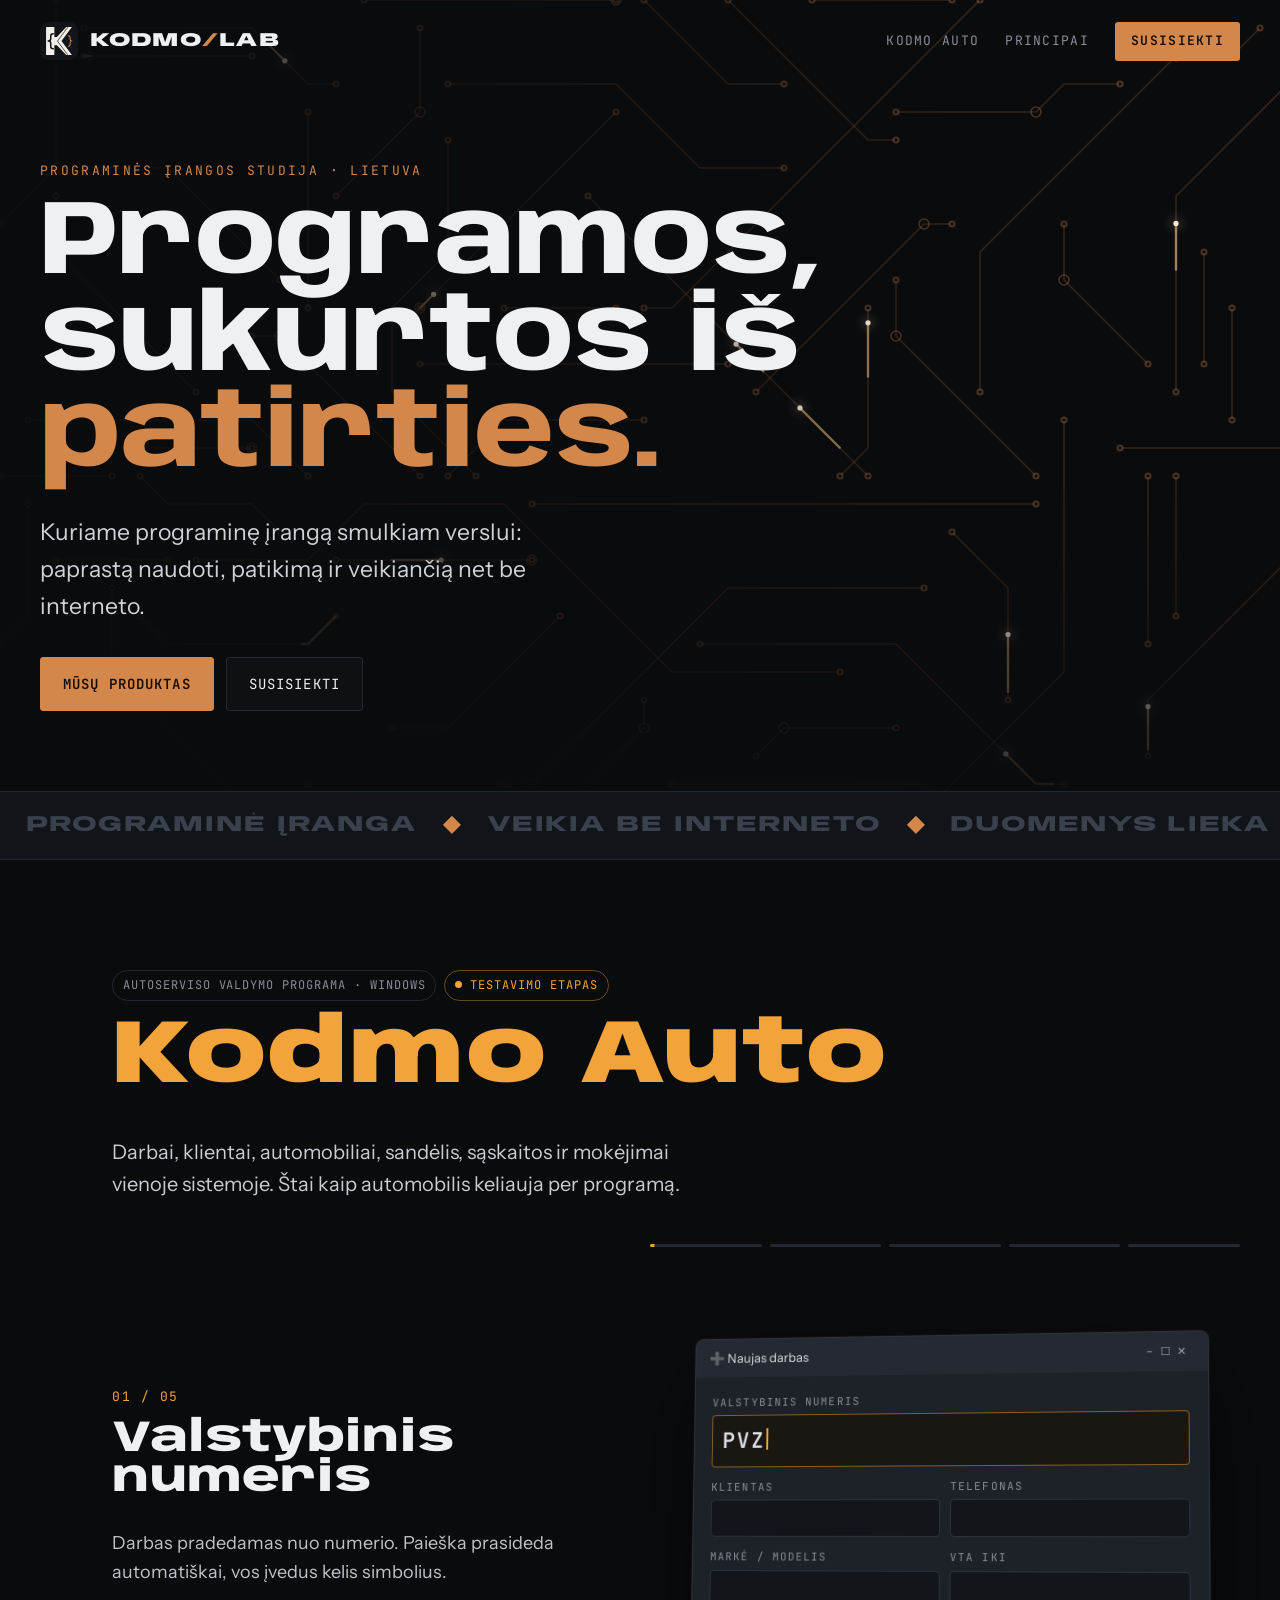
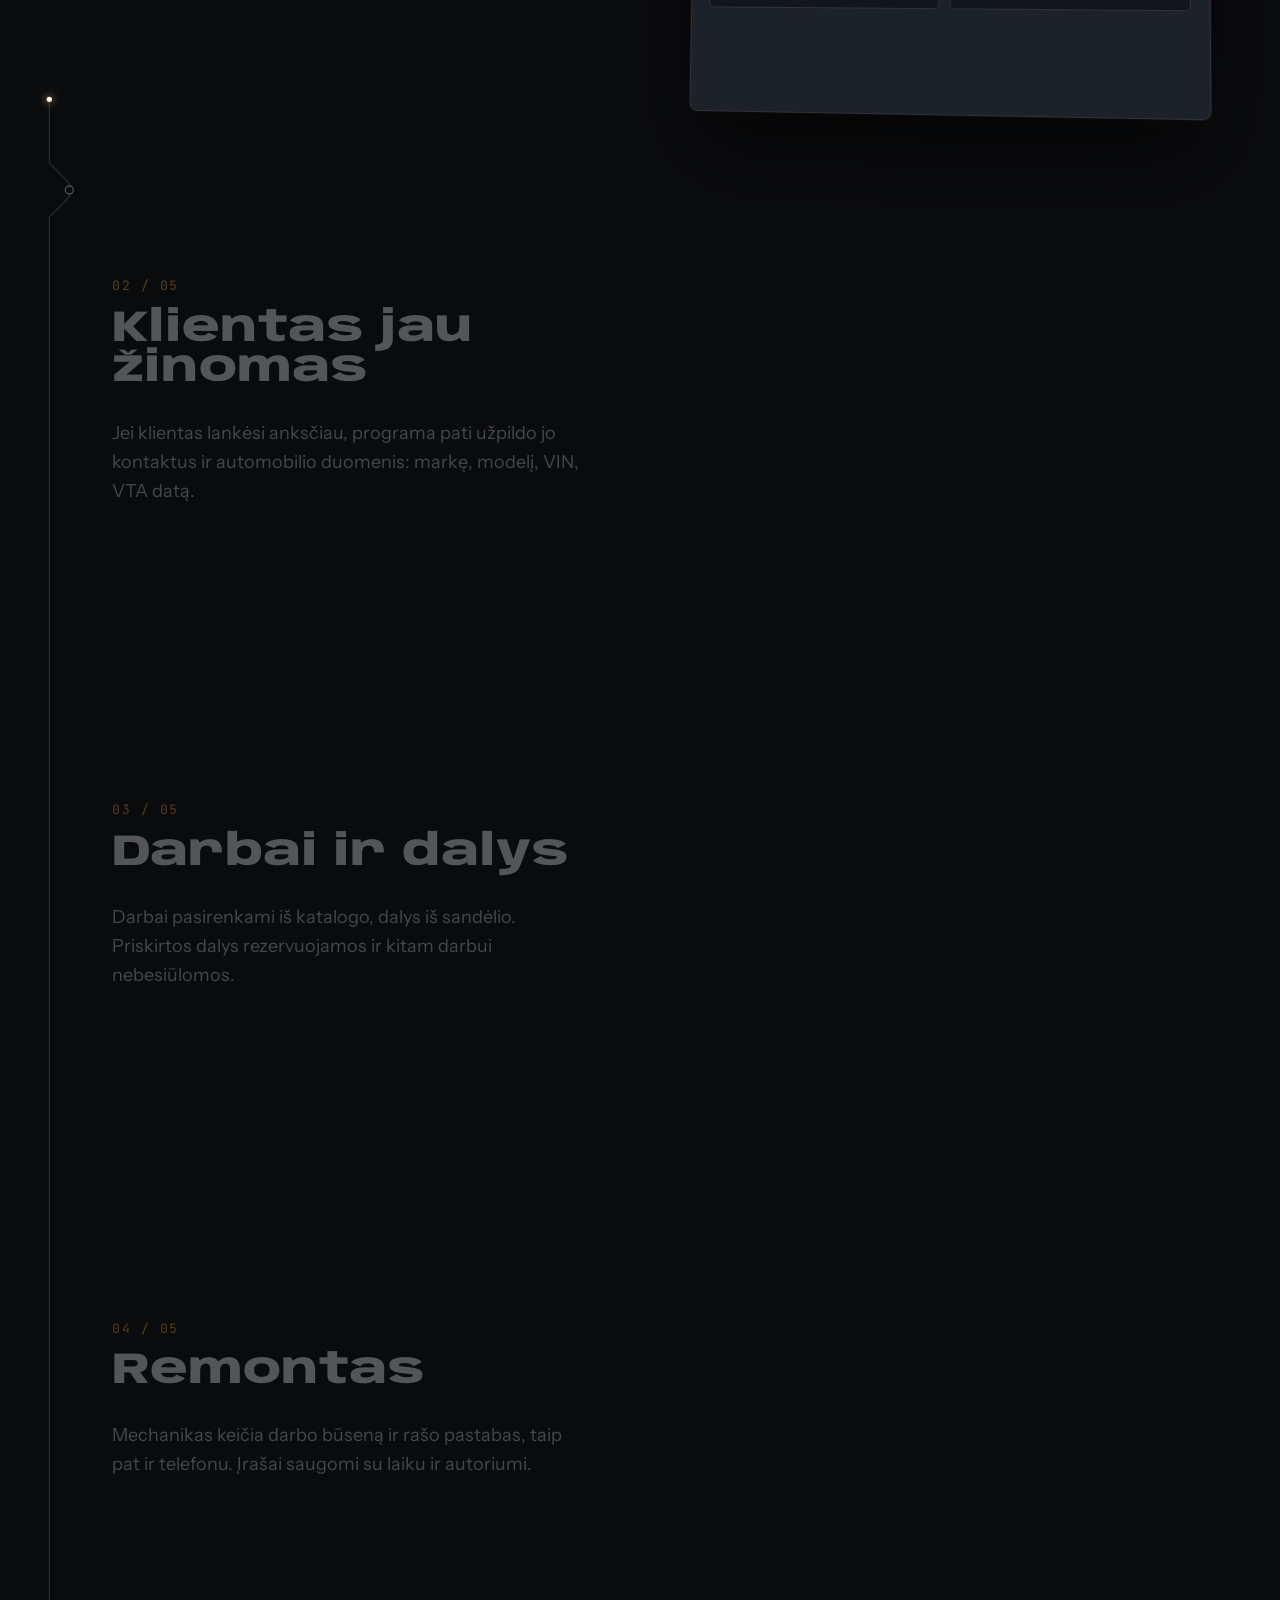
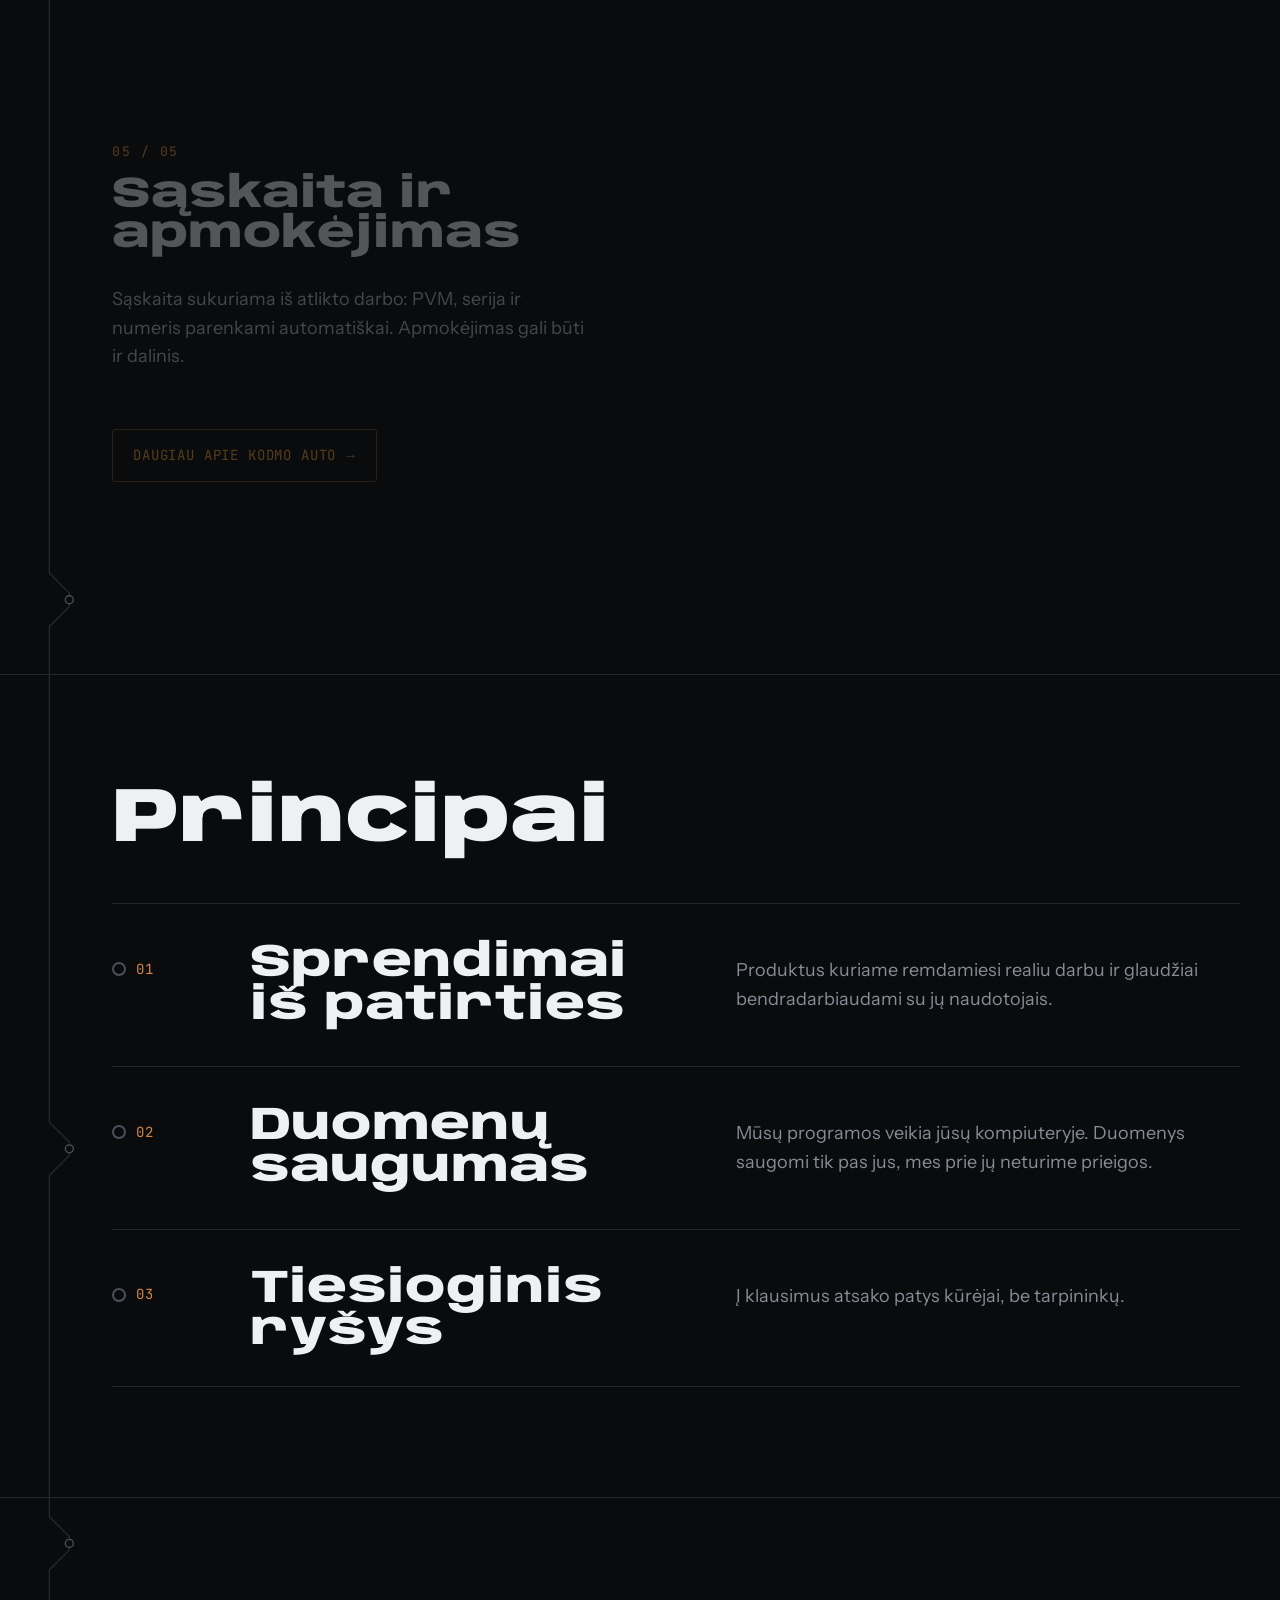
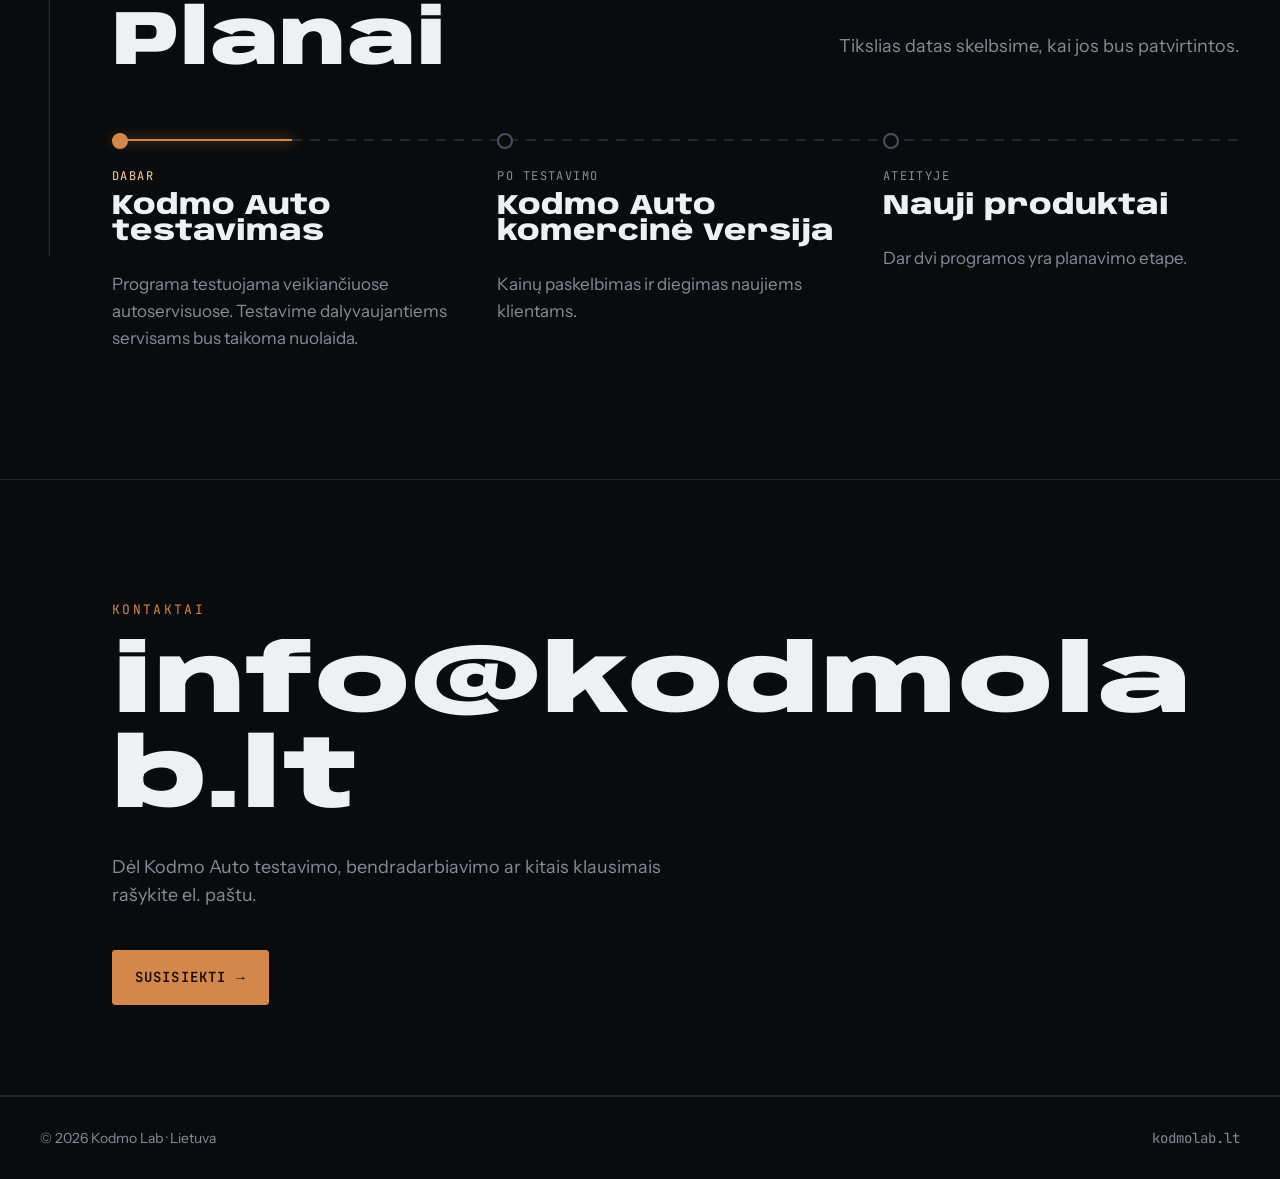
<file: index.html>
<!DOCTYPE html>
<html lang="lt">
<head>
<meta charset="utf-8">
<meta name="viewport" content="width=device-width,initial-scale=1">
<title>Kodmo Lab – programinė įranga smulkiam verslui</title>
<meta name="description" content="Kodmo Lab – Lietuvos programinės įrangos studija. Kuriame programas smulkiam verslui.">
<link rel="preload" href="/fonts/anybody-latin-standard-normal.woff2" as="font" type="font/woff2" crossorigin><link rel="preload" href="/fonts/anybody-latin-ext-standard-normal.woff2" as="font" type="font/woff2" crossorigin><link rel="preload" href="/fonts/instrument-sans-latin-400-normal.woff2" as="font" type="font/woff2" crossorigin><link rel="preload" href="/fonts/instrument-sans-latin-ext-400-normal.woff2" as="font" type="font/woff2" crossorigin><link rel="stylesheet" href="/fonts/fonts.css">
<link rel="icon" href="/favicon.ico" sizes="48x48"><link rel="icon" href="/favicon.svg" type="image/svg+xml"><link rel="icon" href="/icon-192.png" type="image/png" sizes="192x192"><link rel="apple-touch-icon" href="/apple-touch-icon.png">
<meta property="og:type" content="website">
<meta property="og:title" content="Kodmo Lab – programinė įranga smulkiam verslui">
<meta property="og:description" content="Kodmo Lab – Lietuvos programinės įrangos studija. Kuriame programas smulkiam verslui.">
<meta property="og:url" content="https://kodmolab.lt/">
<meta property="og:image" content="https://kodmolab.lt/og.jpg?v=2">
<meta property="og:locale" content="lt_LT">
<meta name="twitter:card" content="summary_large_image">
<link rel="canonical" href="https://kodmolab.lt/">
<style>
/* Layout: spausdintinė plokštė naktį. Hero = gyva PCB drobė + į pelę reaguojanti antraštė;
   per visą puslapį kairėje eina takelis, kuris piešiasi slenkant ir jungia skyrius;
   Servo – „istorija slenkant“ (langas prilipęs, žingsniai keičia jo būseną); principai; planai; kontaktai. */
:root{
  --void:#0a0b0d; --board:#111419; --edge:#232830;
  --copper:#d4874a; --copper-hot:#ffcf96; --servo:#f2a33a; --paid:#5fbf8a;
  --ink:#eef0f2; --dim:#868d97;
  --display:"Anybody","Arial Black",Impact,sans-serif;
  --body:"Instrument Sans","Segoe UI",system-ui,sans-serif;
  --mono:"JetBrains Mono",Consolas,monospace;
  color-scheme:dark;
}
*{box-sizing:border-box}
html{scroll-behavior:smooth}
body{margin:0;background:var(--void);color:var(--ink);font-family:var(--body);font-size:18px;line-height:1.6;overflow-x:hidden}
a{color:inherit}
:focus-visible{outline:2px solid var(--copper-hot);outline-offset:3px}
.wrap{max-width:1240px;margin:0 auto;padding:0 max(20px,env(safe-area-inset-left,0px))}
.mono{font-family:var(--mono)}
.eyebrow{font-family:var(--mono);font-size:13px;letter-spacing:.18em;text-transform:uppercase;color:var(--copper)}
h1,h2,h3{font-family:var(--display);margin:0;line-height:.92;text-wrap:balance;font-stretch:125%}

/* NAV */
nav{position:absolute;top:0;left:0;right:0;z-index:5}
nav .wrap{display:flex;justify-content:space-between;align-items:center;padding-top:22px;padding-bottom:22px}
.logo{display:flex;align-items:center;gap:12px;text-decoration:none}
.logo svg{width:38px;height:38px}
.logo b{font-family:var(--display);font-stretch:150%;font-weight:900;font-size:19px;letter-spacing:.04em}
.logo b span{color:var(--copper)}
.nav-r{display:flex;gap:26px;font-family:var(--mono);font-size:13px;letter-spacing:.1em;text-transform:uppercase}
.nav-r a{text-decoration:none;color:var(--dim)}
.nav-r a:hover{color:var(--ink)}
.nav-r a.nav-cta{color:#170d04;background:var(--copper);padding:9px 16px;border-radius:3px;font-weight:600}
.nav-r a.nav-cta:hover{background:var(--copper-hot);color:#170d04}
.nav-r{align-items:center}

/* HERO */
.hero{position:relative;min-height:max(640px,88vh);display:flex;align-items:flex-end;overflow:hidden;border-bottom:1px solid var(--edge)}
#pcb{position:absolute;inset:0;width:100%;height:100%;display:block;cursor:crosshair}
.hero::after{content:"";position:absolute;inset:0;pointer-events:none;
  background:linear-gradient(90deg,rgba(10,11,13,.9) 0%,rgba(10,11,13,.6) 40%,rgba(10,11,13,0) 75%),
             linear-gradient(0deg,rgba(10,11,13,.9) 0%,rgba(10,11,13,0) 40%)}
.hero-txt{position:relative;z-index:2;width:100%;padding-bottom:80px;padding-top:140px;pointer-events:none}
.hero-txt a{pointer-events:auto}
.hero h1{font-size:clamp(44px,8.2vw,122px);font-weight:900;letter-spacing:-.01em;pointer-events:auto}
.hero h1 .ln{display:block;white-space:nowrap}
.hero h1 .ch{display:inline-block;font-variation-settings:"wght" 760,"wdth" 112;transition:font-variation-settings .25s ease-out,color .25s}
.hero h1 .c{color:var(--copper)}
.hero .lead{font-size:clamp(19px,1.9vw,23px);max-width:38ch;margin:28px 0 32px;color:#cfd3d9}
.btn{display:inline-flex;align-items:center;gap:10px;font-family:var(--mono);font-size:14px;letter-spacing:.08em;text-transform:uppercase;text-decoration:none;padding:15px 22px;border-radius:3px;border:1px solid var(--edge);background:rgba(17,20,25,.7);color:var(--ink);cursor:pointer;transition:transform .25s cubic-bezier(.2,.8,.2,1),border-color .2s}
.btn.cu{background:var(--copper);border-color:var(--copper);color:#170d04;font-weight:600}
.btn:hover{border-color:var(--copper-hot)}
.btns{display:flex;flex-wrap:wrap;gap:12px}

/* STRIP */
.strip{border-bottom:1px solid var(--edge);overflow:hidden;white-space:nowrap;padding:16px 0;background:var(--board)}
.strip .track{display:inline-block;animation:slide 40s linear infinite;font-family:var(--display);font-stretch:150%;font-weight:800;font-size:22px;letter-spacing:.04em;text-transform:uppercase;color:#3a414c}
.strip .track span{margin:0 26px}
.strip .track i{font-style:normal;color:var(--copper)}
@keyframes slide{to{transform:translateX(-50%)}}

/* MAIN + SPINE */
main{position:relative}
.spine-box{position:absolute;inset:0;pointer-events:none;z-index:0}
.spine-box .wrap{position:relative;height:100%}
#spine{position:absolute;left:max(20px,env(safe-area-inset-left,0px));top:0;width:40px;height:100%;overflow:visible}
section{position:relative;z-index:1;padding:110px 0;border-bottom:1px solid var(--edge)}
.head{display:flex;justify-content:space-between;align-items:end;gap:24px;flex-wrap:wrap;margin-bottom:48px}
.head h2{font-size:clamp(40px,6vw,82px);font-weight:900}
.head p{color:var(--dim);max-width:40ch}
.node-anchor{display:block;height:0}
@media (min-width:1000px){ main .wrap.in{padding-left:92px} }
@media (max-width:999px){ .spine-box{display:none} }

/* SERVO STORY */
.chip{font-family:var(--mono);font-size:12px;letter-spacing:.08em;text-transform:uppercase;padding:5px 10px;border-radius:20px;border:1px solid var(--edge);color:var(--dim);white-space:nowrap}
.chip.live{color:var(--servo);border-color:rgba(242,163,58,.4)}
.chip.live::before{content:"";display:inline-block;width:7px;height:7px;border-radius:50%;background:var(--servo);margin-right:8px;vertical-align:1px;animation:beat 1.6s ease-in-out infinite}
@keyframes beat{50%{opacity:.25}}
.servo-h{display:grid;grid-template-columns:minmax(0,1fr);gap:16px;margin-bottom:24px;max-width:780px}
@media (max-width:520px){.servo-h .chip{white-space:normal}}
.servo-h h2{font-size:clamp(40px,7vw,104px);font-weight:900;color:var(--servo);min-width:0}
@media (max-width:520px){.servo-h h2{font-stretch:100%}}
.servo-h p{font-size:20px;color:#c9cdd3;max-width:46ch}
.chips{display:flex;gap:8px;flex-wrap:wrap}
.story{display:grid;grid-template-columns:.9fr 1.1fr;gap:56px;align-items:start}
.story>*{min-width:0}
.steps{display:grid}
.step{min-height:56vh;display:flex;flex-direction:column;justify-content:center;gap:12px;padding:20px 0;opacity:.32;transition:opacity .4s}
.step.on{opacity:1}
.step .k{font-family:var(--mono);font-size:13px;color:var(--servo);letter-spacing:.12em}
.step h3{font-size:clamp(32px,3.4vw,46px);font-weight:800}
.step p{color:#bfc4cb;max-width:40ch}
.stage{position:sticky;top:12vh;height:min(560px,76vh);display:grid;place-items:center}
.dots{position:absolute;top:0;left:0;right:0;display:flex;gap:8px}
.dots i{flex:1;height:3px;background:var(--edge);border-radius:2px;overflow:hidden;position:relative}
.dots i b{position:absolute;inset:0;background:var(--servo);transform:scaleX(0);transform-origin:left;transition:transform .12s linear}

.win{width:100%;max-width:520px;background:#1d2128;border:1px solid #2c323b;border-radius:8px;box-shadow:0 40px 90px rgba(0,0,0,.6),0 0 0 1px rgba(242,163,58,.05);overflow:hidden;font-size:14px;
  transform:perspective(1100px) rotateY(var(--ry,-6deg)) rotateX(var(--rx,3deg));transition:transform .5s cubic-bezier(.2,.8,.2,1)}
.tb{display:flex;justify-content:space-between;align-items:center;background:#252a32;padding:9px 14px;font-size:13px;color:#dfe2e7}
.tb .ctl{font-family:var(--mono);color:#9aa1ac;letter-spacing:.6em;font-size:11px}
.scenes{position:relative;height:340px}
.scene{position:absolute;inset:0;padding:18px;display:grid;gap:12px;align-content:start;opacity:0;transform:translateY(10px);transition:opacity .45s,transform .45s;pointer-events:none}
.scene.on{opacity:1;transform:none;pointer-events:auto}
.scene .stg>*{transition:opacity .4s,transform .4s}
.scene:not(.on) .stg>*{opacity:0;transform:translateX(-8px)}
.scene.on .stg>*:nth-child(2){transition-delay:.12s}.scene.on .stg>*:nth-child(3){transition-delay:.24s}
.scene.on .stg>*:nth-child(4){transition-delay:.36s}.scene.on .stg>*:nth-child(5){transition-delay:.48s}
.fld{display:grid;gap:4px}
.fld label{font-family:var(--mono);font-size:11px;text-transform:uppercase;letter-spacing:.1em;color:#868d97}
.inp{background:#12151a;border:1px solid #2c323b;border-radius:4px;padding:8px 10px;min-height:38px;font-family:var(--mono);color:#dfe2e7}
.inp.f{border-color:rgba(242,163,58,.5);background:#1a1712}
.inp.big{font-size:22px;font-weight:600;letter-spacing:.08em}
.caret::after{content:"";display:inline-block;width:2px;height:1em;background:var(--servo);vertical-align:-2px;margin-left:2px;animation:blink 1s steps(1) infinite}
@keyframes blink{50%{opacity:0}}
.g2{display:grid;grid-template-columns:1fr 1fr;gap:10px}
.li{display:grid;grid-template-columns:22px 1fr auto auto;gap:10px;align-items:center;background:#12151a;border-radius:4px;padding:8px 10px;font-variant-numeric:tabular-nums}
.li .ok{color:var(--paid);font-weight:700}
.li .q{color:#868d97;font-family:var(--mono);font-size:12px}
.tag{font-family:var(--mono);font-size:11px;padding:2px 7px;border-radius:3px;background:rgba(242,163,58,.14);color:var(--servo);white-space:nowrap}
.pill{font-family:var(--mono);font-size:12px;padding:4px 9px;border-radius:3px;white-space:nowrap}
.p-acc{background:rgba(233,197,72,.15);color:#e9c548}.p-run{background:rgba(91,141,239,.17);color:#8fb0f5}.p-done{background:rgba(95,191,138,.16);color:var(--paid)}
.flowst{display:flex;align-items:center;gap:8px;flex-wrap:wrap}
.flowst .arr{color:#4a515c}
.note{background:#12151a;border-left:3px solid var(--servo);border-radius:3px;padding:9px 11px}
.note small{display:block;font-family:var(--mono);font-size:11px;color:#868d97}
.plate{font-weight:600;font-size:18px;color:#111;background:#f4f4f0;padding:1px 10px 1px 28px;border-radius:3px;border:2px solid #111;position:relative;letter-spacing:.06em;font-family:var(--mono)}
.plate::before{content:"LT";position:absolute;left:0;top:0;bottom:0;width:20px;background:#1d4fb8;color:#ffd23f;font-size:8px;display:flex;align-items:flex-end;justify-content:center;padding-bottom:2px}
.inv{background:#f3efe4;color:#222;border-radius:4px;padding:16px;position:relative;font-size:13px}
.inv h4{margin:0;font-size:14px;letter-spacing:.04em}
.inv .sn{font-family:var(--mono);font-size:12px;color:#666;margin-bottom:8px}
.inv .r{display:flex;justify-content:space-between;border-bottom:1px solid #d8d2c2;padding:4px 0;font-variant-numeric:tabular-nums}
.inv .t{display:flex;justify-content:space-between;align-items:baseline;margin-top:8px}
.inv .t b{font-size:22px}
.stamp{position:absolute;right:14px;top:12px;font-family:var(--display);font-stretch:110%;font-weight:900;font-size:22px;color:var(--paid);border:3px solid var(--paid);padding:0 8px;letter-spacing:.05em;transform:rotate(-10deg) scale(2);opacity:0;transition:transform .35s .6s cubic-bezier(.3,1.6,.5,1),opacity .2s .6s;background:rgba(243,239,228,.85)}
.scene.on .stamp{transform:rotate(-10deg) scale(1);opacity:1}
.more-link{display:inline-flex;gap:10px;align-items:center;margin-top:28px;font-family:var(--mono);font-size:14px;letter-spacing:.06em;text-transform:uppercase;color:var(--servo);text-decoration:none;border:1px solid rgba(242,163,58,.45);padding:14px 20px;border-radius:3px;transition:transform .25s cubic-bezier(.2,.8,.2,1)}
.more-link:hover{border-color:var(--servo)}

/* PRINCIPLES */
.rules{border-top:1px solid var(--edge)}
.rule{display:grid;grid-template-columns:110px 1fr 1.1fr;gap:28px;align-items:baseline;padding:34px 0;border-bottom:1px solid var(--edge);position:relative}
.rule::before{content:"";position:absolute;left:0;top:0;bottom:0;width:0;background:linear-gradient(90deg,rgba(212,135,74,.10),transparent);transition:width .5s cubic-bezier(.2,.8,.2,1);z-index:-1}
.rule:hover::before{width:100%}
.rule .n{font-family:var(--mono);color:var(--copper);font-size:14px;letter-spacing:.1em;display:flex;align-items:center;gap:10px}
.rule .n::before{content:"";width:10px;height:10px;border-radius:50%;border:2px solid #4a515c;transition:all .3s}
.rule:hover .n::before{background:var(--copper-hot);border-color:var(--copper-hot);box-shadow:0 0 12px var(--copper)}
.rule h3{font-size:clamp(30px,3.6vw,48px);font-weight:800}
.rule p{color:var(--dim)}

/* ROADMAP */
.road{position:relative;display:grid;grid-template-columns:repeat(3,1fr);gap:28px;padding-top:40px}
.road::before{content:"";position:absolute;left:0;right:0;top:12px;height:2px;background:repeating-linear-gradient(90deg,var(--edge) 0 10px,transparent 10px 18px)}
.road .done-line{position:absolute;left:0;top:12px;height:2px;width:16%;background:var(--copper);box-shadow:0 0 12px var(--copper)}
.stop{position:relative;display:grid;gap:8px;align-content:start}
.stop::before{content:"";position:absolute;top:-34px;left:0;width:12px;height:12px;border-radius:50%;background:var(--void);border:2px solid #4a515c}
.stop.now::before{border-color:var(--copper);background:var(--copper);animation:ping 2s ease-out infinite}
@keyframes ping{0%{box-shadow:0 0 0 0 rgba(212,135,74,.5)}100%{box-shadow:0 0 0 16px rgba(212,135,74,0)}}
.stop .when{font-family:var(--mono);font-size:12px;letter-spacing:.12em;text-transform:uppercase;color:var(--dim)}
.stop.now .when{color:var(--copper-hot)}
.stop h3{font-size:28px;font-weight:800;font-stretch:115%}
.stop p{color:var(--dim);font-size:17px}

/* CONTACT */
.contact{padding:120px 0 90px}
.mail{display:block;font-family:var(--display);font-stretch:140%;font-weight:900;font-size:clamp(34px,7.4vw,108px);line-height:1;text-decoration:none;margin:18px 0 24px;
  background:linear-gradient(90deg,var(--ink) 0%,var(--ink) 40%,var(--copper-hot) 50%,var(--ink) 60%,var(--ink) 100%);background-size:250% 100%;-webkit-background-clip:text;background-clip:text;color:transparent;animation:shine 6s linear infinite;overflow-wrap:anywhere}
@keyframes shine{from{background-position:100% 0}to{background-position:-150% 0}}
.contact p{color:var(--dim);max-width:46ch}
.copy{margin-top:22px}
footer{border-top:1px solid var(--edge);padding:30px 0;color:var(--dim);font-size:14px;position:relative;z-index:1}
footer .wrap{display:flex;justify-content:space-between;gap:16px;flex-wrap:wrap}

@media (max-width:960px){
  .rule{grid-template-columns:1fr;gap:8px}
  .road{grid-template-columns:1fr;row-gap:56px}
  .road::before,.road .done-line{display:none}
  .nav-r a:not(.nav-cta){display:none}
  .hero::after{background:linear-gradient(0deg,rgba(10,11,13,.97) 0%,rgba(10,11,13,.9) 60%,rgba(10,11,13,.55) 100%)}
  .story{grid-template-columns:1fr;gap:0}
  .stage{position:sticky;top:0;z-index:3;height:auto;order:-1;display:block;padding:12px 0 14px;margin:0 -4px 6px;background:var(--void);box-shadow:0 14px 18px -10px var(--void)}
  .scenes{height:min(250px,34vh)}
  .win{transform:none;font-size:12px;max-width:none}
  .win .scene{padding:12px;gap:8px}
  .inp{min-height:30px;padding:5px 8px}.inp.big{font-size:18px}
  .step{min-height:34vh;justify-content:center;gap:8px;padding:10px 0 10px 16px;border-left:2px solid var(--edge);opacity:.35}
  .step.on{border-left-color:var(--servo);opacity:1}
  .step h3{font-size:26px}
}
@media (max-width:520px){
  body{font-size:17px}
  .logo b{font-size:15px}
  .logo svg{width:32px;height:32px}
  .nav-r a.nav-cta{padding:8px 12px}
  .g2{grid-template-columns:1fr}
  .hero h1 .ln{white-space:normal}
}
@media (prefers-reduced-motion:reduce){
  *,*::before,*::after{animation:none!important;transition:none!important}
  .mail{color:var(--ink);background:none}
}
</style>
<script type="application/ld+json">{"@context": "https://schema.org", "@type": "Organization", "name": "Kodmo Lab", "url": "https://kodmolab.lt/", "logo": "https://kodmolab.lt/icon-192.png", "email": "info@kodmolab.lt", "description": "Lietuvos programinės įrangos studija. Kuriame programas smulkiam verslui, pirmasis produktas – autoserviso valdymo programa Kodmo Auto."}</script>
</head>
<body>

<nav>
  <div class="wrap">
    <a class="logo" href="#" aria-label="Kodmo Lab">
      <svg aria-hidden="true" viewBox="0 0 100 100"><rect width="100" height="100" rx="22" fill="#111419"/><g transform="translate(-0.545 -1.800) scale(0.13214)"><defs><linearGradient id="kl1t" gradientUnits="userSpaceOnUse" x1="566" y1="105" x2="462" y2="245"><stop offset=".25" stop-color="#d4874a"/><stop offset="1" stop-color="#d4874a" stop-opacity="0"/></linearGradient>
<linearGradient id="kl1b" gradientUnits="userSpaceOnUse" x1="566" y1="682" x2="462" y2="542"><stop offset=".25" stop-color="#d4874a"/><stop offset="1" stop-color="#d4874a" stop-opacity="0"/></linearGradient>
<mask id="kl1" maskUnits="userSpaceOnUse" x="0" y="0" width="780" height="780">
<path fill="#fff" d="M137 112H278a12 12 0 0 1 12 12V660a12 12 0 0 1-12 12H137a12 12 0 0 1-12-12V124a12 12 0 0 1 12-12z"/><path fill="#fff" d="M285 312H340L527 115H640L432 393.5L640 672H527L340 475H285z"/>
<g fill="none" stroke="#000" stroke-linecap="round" stroke-linejoin="round"><path d="M566 105L352 393.5L566 682" stroke-width="14" stroke-linecap="butt" stroke-linejoin="miter"/><path d="M268 246Q218 246 218 292V348Q218 391 168 391Q218 391 218 434V500Q218 546 268 546" stroke-width="30"/></g></mask></defs>
<rect x="0" y="0" width="780" height="780" fill="#f3efe9" mask="url(#kl1)"/>
<path d="M561 112L462 245" stroke="url(#kl1t)" stroke-width="14" fill="none"/><path d="M561 672L462 539" stroke="url(#kl1b)" stroke-width="14" fill="none"/>
<path d="M568 286Q604 286 604 320V356Q604 391 638 391Q604 391 604 426V462Q604 496 568 496" fill="none" stroke="#d4874a" stroke-width="21" stroke-linecap="round" stroke-linejoin="round"/></g></svg>
      <b>KODMO<span>/</span>LAB</b>
    </a>
    <div class="nav-r">
      <a href="/auto/">Kodmo Auto</a>
      <a href="#principai">Principai</a>
      <a class="nav-cta" href="mailto:info@kodmolab.lt?subject=U%C5%BEklausa%20i%C5%A1%20kodmolab.lt">Susisiekti</a>
    </div>
  </div>
</nav>

<header class="hero">
  <canvas id="pcb" aria-hidden="true"></canvas>
  <div class="wrap hero-txt">
    <div class="eyebrow">Programinės įrangos studija · Lietuva</div>
    <h1 id="h1" aria-label="Programos, sukurtos iš patirties." style="margin-top:14px"><span class="ln">Programos,</span> <span class="ln">sukurtos iš</span> <span class="ln c">patirties.</span></h1>
    <p class="lead">Kuriame programinę įrangą smulkiam verslui: paprastą naudoti, patikimą ir veikiančią net be interneto.</p>
    <div class="btns">
      <a class="btn cu mag" href="/auto/">Mūsų produktas</a>
      <a class="btn mag" href="mailto:info@kodmolab.lt?subject=U%C5%BEklausa%20i%C5%A1%20kodmolab.lt">Susisiekti</a>
    </div>
  </div>
</header>

<div class="strip" aria-hidden="true">
  <div class="track">
    <span>Programinė įranga</span><i>◆</i><span>Veikia be interneto</span><i>◆</i><span>Duomenys lieka pas jus</span><i>◆</i><span>Tiesioginis ryšys su kūrėjais</span><i>◆</i><span>Sukurta Lietuvoje</span><i>◆</i>
    <span>Programinė įranga</span><i>◆</i><span>Veikia be interneto</span><i>◆</i><span>Duomenys lieka pas jus</span><i>◆</i><span>Tiesioginis ryšys su kūrėjais</span><i>◆</i><span>Sukurta Lietuvoje</span><i>◆</i>
  </div>
</div>

<main id="main">
  <div class="spine-box" aria-hidden="true"><div class="wrap"><svg id="spine"></svg></div></div>

  <section id="servo">
    <div class="wrap in">
      <div class="servo-h" data-node>
        <div class="chips"><span class="chip">Autoserviso valdymo programa · Windows</span><span class="chip live">Testavimo etapas</span></div>
        <h2>Kodmo Auto</h2>
        <p>Darbai, klientai, automobiliai, sandėlis, sąskaitos ir mokėjimai vienoje sistemoje. Štai kaip automobilis keliauja per programą.</p>
      </div>

      <div class="story">
        <div class="steps">
          <div class="step on" data-i="0"><span class="k">01 / 05</span><h3>Valstybinis numeris</h3><p>Darbas pradedamas nuo numerio. Paieška prasideda automatiškai, vos įvedus kelis simbolius.</p></div>
          <div class="step" data-i="1"><span class="k">02 / 05</span><h3>Klientas jau žinomas</h3><p>Jei klientas lankėsi anksčiau, programa pati užpildo jo kontaktus ir automobilio duomenis: markę, modelį, VIN, VTA datą.</p></div>
          <div class="step" data-i="2"><span class="k">03 / 05</span><h3>Darbai ir dalys</h3><p>Darbai pasirenkami iš katalogo, dalys iš sandėlio. Priskirtos dalys rezervuojamos ir kitam darbui nebesiūlomos.</p></div>
          <div class="step" data-i="3"><span class="k">04 / 05</span><h3>Remontas</h3><p>Mechanikas keičia darbo būseną ir rašo pastabas, taip pat ir telefonu. Įrašai saugomi su laiku ir autoriumi.</p></div>
          <div class="step" data-i="4"><span class="k">05 / 05</span><h3>Sąskaita ir apmokėjimas</h3><p>Sąskaita sukuriama iš atlikto darbo: PVM, serija ir numeris parenkami automatiškai. Apmokėjimas gali būti ir dalinis.</p>
            <div><a class="more-link mag" id="servoLink" href="#">Daugiau apie Kodmo Auto <span aria-hidden="true">→</span></a></div></div>
        </div>

        <div class="stage">
          <div class="dots" aria-hidden="true"><i><b></b></i><i><b></b></i><i><b></b></i><i><b></b></i><i><b></b></i></div>
          <div class="win" id="win" aria-label="Kodmo Auto programos lango iliustracija">
            <div class="tb"><span id="wtitle">➕ Naujas darbas</span><span class="ctl">–☐✕</span></div>
            <div class="scenes">
              <div class="scene on" data-s="0"><div class="stg" style="display:grid;gap:12px">
                <div class="fld"><label>Valstybinis numeris</label><div class="inp big f caret" id="typed">PVZ 001</div></div>
                <div class="g2"><div class="fld"><label>Klientas</label><div class="inp"></div></div><div class="fld"><label>Telefonas</label><div class="inp"></div></div></div>
                <div class="g2"><div class="fld"><label>Markė / modelis</label><div class="inp"></div></div><div class="fld"><label>VTA iki</label><div class="inp"></div></div></div>
              </div></div>
              <div class="scene" data-s="1"><div class="stg" style="display:grid;gap:12px">
                <div class="fld"><label>Valstybinis numeris</label><div class="inp big f">PVZ 001</div></div>
                <div class="g2"><div class="fld"><label>Klientas</label><div class="inp f">Vardenis Pavardenis</div></div><div class="fld"><label>Telefonas</label><div class="inp f">+370 000 00001</div></div></div>
                <div class="g2"><div class="fld"><label>Markė / modelis</label><div class="inp f">Škoda Octavia, 2012</div></div><div class="fld"><label>VTA iki</label><div class="inp f">2027-03-18</div></div></div>
                <div class="fld"><label>VIN</label><div class="inp f">TMB00000000000001</div></div>
              </div></div>
              <div class="scene" data-s="2"><div class="stg" style="display:grid;gap:8px">
                <div class="li"><span class="ok">✓</span><span>Alyva 5W-30</span><span class="q">4,5 l</span><span class="tag">rezervuota</span></div>
                <div class="li"><span class="ok">✓</span><span>Alyvos filtras</span><span class="q">1 vnt.</span><span class="tag">rezervuota</span></div>
                <div class="li"><span class="ok">✓</span><span>Stabdžių kaladėlės</span><span class="q">1 kompl.</span><span class="tag">rezervuota</span></div>
                <div class="li"><span class="ok">✓</span><span>Tepalų keitimas</span><span class="q">0,5 val.</span><span class="q">katalogas</span></div>
                <div class="li"><span class="ok">✓</span><span>Kaladėlių keitimas</span><span class="q">0,7 val.</span><span class="q">katalogas</span></div>
              </div></div>
              <div class="scene" data-s="3"><div class="stg" style="display:grid;gap:12px">
                <div style="display:flex;justify-content:space-between;align-items:center"><span class="plate">PVZ 001</span><span class="mono" style="font-size:12px;color:#868d97">Mechanikas: Tomas</span></div>
                <div class="flowst"><span class="pill p-acc">🟡 Priimtas</span><span class="arr">→</span><span class="pill p-run">🔵 Vykdomas</span><span class="arr">→</span><span class="pill p-done">🟢 Atliktas</span></div>
                <div class="note"><small>10-14 11:20 · Tomas</small>Pakeistos galinės kaladėlės, diskai tvarkingi.</div>
                <div class="note"><small>10-14 10:42 · Tomas</small>Galinės kaladėlės likę ~3 mm, keičiam.</div>
              </div></div>
              <div class="scene" data-s="4"><div class="stg" style="display:grid;gap:10px">
                <div class="inv">
                  <h4>PVM SĄSKAITA FAKTŪRA</h4><div class="sn">ASP 2026-014 · PVZ 001</div>
                  <div class="r"><span>Alyva 5W-30, 4,5 l</span><span>40,50 €</span></div>
                  <div class="r"><span>Alyvos filtras</span><span>9,90 €</span></div>
                  <div class="r"><span>Stabdžių kaladėlės</span><span>34,00 €</span></div>
                  <div class="r"><span>Darbas, 1,2 val.</span><span>39,05 €</span></div>
                  <div class="r"><span>PVM 21 %</span><span>25,92 €</span></div>
                  <div class="t"><span>Iš viso</span><b>149,37 €</b></div>
                  <div class="stamp">APMOKĖTA</div>
                </div>
              </div></div>
            </div>
          </div>
        </div>
      </div>
    </div>
  </section>

  <section id="principai">
    <div class="wrap in">
      <div class="head" data-node><h2>Principai</h2></div>
      <div class="rules">
        <div class="rule"><span class="n">01</span><h3>Sprendimai iš patirties</h3><p>Produktus kuriame remdamiesi realiu darbu ir glaudžiai bendradarbiaudami su jų naudotojais.</p></div>
        <div class="rule"><span class="n">02</span><h3>Duomenų saugumas</h3><p>Mūsų programos veikia jūsų kompiuteryje. Duomenys saugomi tik pas jus, mes prie jų neturime prieigos.</p></div>
        <div class="rule"><span class="n">03</span><h3>Tiesioginis ryšys</h3><p>Į klausimus atsako patys kūrėjai, be tarpininkų.</p></div>
      </div>
    </div>
  </section>

  <section id="planai">
    <div class="wrap in">
      <div class="head" data-node><h2>Planai</h2><p>Tikslias datas skelbsime, kai jos bus patvirtintos.</p></div>
      <div class="road">
        <div class="done-line"></div>
        <div class="stop now"><span class="when">Dabar</span><h3>Kodmo Auto testavimas</h3><p>Programa testuojama veikiančiuose autoservisuose. Testavime dalyvaujantiems servisams bus taikoma nuolaida.</p></div>
        <div class="stop"><span class="when">Po testavimo</span><h3>Kodmo Auto komercinė versija</h3><p>Kainų paskelbimas ir diegimas naujiems klientams.</p></div>
        <div class="stop"><span class="when">Ateityje</span><h3>Nauji produktai</h3><p>Dar dvi programos yra planavimo etape.</p></div>
      </div>
    </div>
  </section>

  <section class="contact" id="kontaktai">
    <div class="wrap in">
      <div data-node><div class="eyebrow">Kontaktai</div></div>
      <a class="mail" href="mailto:info@kodmolab.lt?subject=U%C5%BEklausa%20i%C5%A1%20kodmolab.lt">info@kodmolab.lt</a>
      <p>Dėl Kodmo Auto testavimo, bendradarbiavimo ar kitais klausimais rašykite el. paštu.</p>
      <a class="btn cu copy mag" href="mailto:info@kodmolab.lt?subject=U%C5%BEklausa%20i%C5%A1%20kodmolab.lt">Susisiekti <span aria-hidden="true">→</span></a>
    </div>
  </section>
</main>

<footer>
  <div class="wrap">
    <span>© 2026 Kodmo Lab · Lietuva</span>
    <!-- Rekvizitai: įrašyti po IV registracijos -->
    <span class="mono">kodmolab.lt</span>
  </div>
</footer>

<script>
/* Servo puslapio adresas. Svetainėje: "/servo/". Prototipe – bandomasis puslapis. */
const SERVO_URL = "/auto/";
document.getElementById("servoLink").href = SERVO_URL;

const reduce = matchMedia("(prefers-reduced-motion: reduce)").matches;
const fine = matchMedia("(pointer: fine)").matches;
const rnd = (a, b) => a + Math.random() * (b - a);
const clamp = (v, a, b) => Math.max(a, Math.min(b, v));

/* ---------- 1. Antraštė: raidės + dekodavimas + reakcija į pelę ---------- */
(function(){
  const h = document.getElementById("h1");
  const chars = [];
  h.querySelectorAll(".ln").forEach(ln => {
    const txt = ln.textContent; ln.textContent = "";
    for (const c of txt) {
      if (c === " ") { ln.appendChild(document.createTextNode(" ")); continue; }
      const s = document.createElement("span"); s.className = "ch"; s.textContent = c; s.dataset.c = c; s.setAttribute("aria-hidden", "true");
      ln.appendChild(s); chars.push(s);
    }
  });
  /* aukštis užfiksuojamas, kad animacija ir šrifto įkėlimas nestumdytų puslapio (CLS) */
  let lockT = 0;
  const lock = () => { h.style.height = ""; h.style.height = h.offsetHeight + "px"; };
  lock();
  if (document.fonts && document.fonts.ready) document.fonts.ready.then(lock);
  addEventListener("resize", () => { clearTimeout(lockT); lockT = setTimeout(lock, 150); });
  if (reduce) return;
  const glyphs = "01<>/\\#_*+=KODMLAB";
  /* „dekodavimas": raidžių plotis užfiksuojamas, kad keičiami simboliai nestumdytų eilučių (CLS) */
  function scramble(){
    chars.forEach(s => { s.style.width = s.getBoundingClientRect().width + "px"; s.style.textAlign = "center"; });
    let f = 0;
    const t = setInterval(() => {
      f++;
      chars.forEach((s, i) => { s.textContent = f >= 6 + i * 1.2 ? s.dataset.c : glyphs[(Math.random() * glyphs.length) | 0]; });
      if (f > 6 + chars.length * 1.2) { clearInterval(t); chars.forEach(s => { s.textContent = s.dataset.c; s.style.width = ""; s.style.textAlign = ""; }); }
    }, 40);
  }
  if (document.fonts && document.fonts.ready) document.fonts.ready.then(scramble); else scramble();

  if (!fine) return;
  let mx = -9999, my = -9999, raf = 0;
  const hero = h.closest(".hero");
  function upd(){
    raf = 0;
    for (const s of chars) {
      const r = s.getBoundingClientRect();
      const d = Math.hypot(r.left + r.width / 2 - mx, r.top + r.height / 2 - my);
      const k = clamp(1 - d / 260, 0, 1);
      s.style.fontVariationSettings = `"wght" ${Math.round(760 + 140 * k)}, "wdth" ${Math.round(112 + 38 * k)}`;
      s.style.color = k > .55 ? "var(--copper-hot)" : "";
    }
  }
  hero.addEventListener("pointermove", e => { mx = e.clientX; my = e.clientY; if (!raf) raf = requestAnimationFrame(upd); });
  hero.addEventListener("pointerleave", () => { mx = my = -9999; if (!raf) raf = requestAnimationFrame(upd); });
})();

/* ---------- 2. PCB drobė ---------- */
(function(){
  const cv = document.getElementById("pcb"), ctx = cv.getContext("2d");
  let W, H, dpr, G, traces = [], pulses = [], stat, hot, mouse = {x:-999, y:-999, on:false}, running = false, last = 0, spawnAcc = 0;
  const DIRS = [[1,0],[1,1],[0,1],[-1,1],[-1,0],[-1,-1],[0,-1],[1,-1]];

  function build(){
    dpr = Math.min(2, devicePixelRatio || 1);
    const r = cv.getBoundingClientRect(); W = r.width; H = r.height;
    cv.width = W * dpr; cv.height = H * dpr;
    G = W < 600 ? 22 : 28;
    const cols = Math.ceil(W / G) + 1, rows = Math.ceil(H / G) + 1;
    const occ = new Set(), key = (c, r) => c + "," + r;
    traces = [];
    const target = Math.round(cols * rows / 26);
    let tries = 0;
    while (traces.length < target && tries++ < target * 12) {
      let c = (Math.random() * cols) | 0, r = (Math.random() * rows) | 0;
      if (occ.has(key(c, r))) continue;
      let d = ((Math.random() * 4) | 0) * 2; // pradžia – tiesiai
      const cells = [[c, r]], pts = [[c, r]];
      const len = (rnd(6, 34)) | 0;
      for (let s = 0; s < len; s++) {
        if (Math.random() < .16) { const nd = (d + (Math.random() < .5 ? 1 : 7)) % 8; d = nd; pts.push([c, r]); }
        const nc = c + DIRS[d][0], nr = r + DIRS[d][1];
        if (nc < 0 || nr < 0 || nc >= cols || nr >= rows || occ.has(key(nc, nr))) break;
        c = nc; r = nr; cells.push([c, r]);
      }
      if (cells.length < 5) continue;
      pts.push([c, r]);
      cells.forEach(([a, b]) => occ.add(key(a, b)));
      // suvienodinti taškus ir ilgius
      const P = []; let L = 0; const acc = [0];
      pts.forEach(([a, b], i) => {
        const p = [a * G, b * G];
        if (P.length && P[P.length-1][0] === p[0] && P[P.length-1][1] === p[1]) return;
        if (P.length) { L += Math.hypot(p[0] - P[P.length-1][0], p[1] - P[P.length-1][1]); acc.push(L); }
        P.push(p);
      });
      if (P.length < 2) continue;
      const via = Math.random() < .35;
      const cx = P.reduce((s, p) => s + p[0], 0) / P.length, cy = P.reduce((s, p) => s + p[1], 0) / P.length;
      traces.push({P, acc, L, via, cx, cy});
    }
    stat = render("rgba(212,135,74,.20)", "rgba(212,135,74,.32)", 1.6);
    hot  = render("rgba(255,207,150,.85)", "rgba(255,207,150,1)", 2.2);
    draw(0);
  }

  function render(line, pad, w){
    const o = document.createElement("canvas"); o.width = cv.width; o.height = cv.height;
    const c = o.getContext("2d"); c.scale(dpr, dpr);
    c.strokeStyle = line; c.lineWidth = w; c.lineCap = "round"; c.lineJoin = "round";
    for (const t of traces) {
      c.beginPath(); c.moveTo(t.P[0][0], t.P[0][1]);
      for (let i = 1; i < t.P.length; i++) c.lineTo(t.P[i][0], t.P[i][1]);
      c.stroke();
      for (const p of [t.P[0], t.P[t.P.length-1]]) {
        c.fillStyle = pad; c.beginPath(); c.arc(p[0], p[1], 3.6, 0, 7); c.fill();
        c.fillStyle = "#0a0b0d"; c.beginPath(); c.arc(p[0], p[1], 1.4, 0, 7); c.fill();
      }
      if (t.via) { const m = t.P[(t.P.length / 2) | 0]; c.strokeStyle = pad; c.beginPath(); c.arc(m[0], m[1], 5, 0, 7); c.stroke(); c.strokeStyle = line; }
    }
    return o;
  }

  function at(t, d){
    let i = 1; while (i < t.acc.length && t.acc[i] < d) i++;
    if (i >= t.P.length) return t.P[t.P.length-1];
    const a = t.P[i-1], b = t.P[i], k = (d - t.acc[i-1]) / (t.acc[i] - t.acc[i-1] || 1);
    return [a[0] + (b[0]-a[0]) * k, a[1] + (b[1]-a[1]) * k];
  }
  function spawn(t, rev){ if (pulses.length < 140) pulses.push({t, d:0, v:rnd(140, 320), rev: !!rev, tail:rnd(26, 60)}); }
  function nearest(x, y, n){
    return traces.map(t => [t, Math.hypot(t.cx - x, t.cy - y)]).sort((a, b) => a[1] - b[1]).slice(0, n).map(a => a[0]);
  }

  function draw(dt){
    ctx.setTransform(1,0,0,1,0,0);
    ctx.clearRect(0, 0, cv.width, cv.height);
    ctx.drawImage(stat, 0, 0);
    if (mouse.on) {
      for (const [R, a] of [[180, .25], [110, .45], [55, .8]]) {
        ctx.save(); ctx.globalAlpha = a; ctx.beginPath(); ctx.arc(mouse.x * dpr, mouse.y * dpr, R * dpr, 0, 7); ctx.clip(); ctx.drawImage(hot, 0, 0); ctx.restore();
      }
    }
    ctx.setTransform(dpr,0,0,dpr,0,0);
    ctx.lineCap = "round";
    for (let i = pulses.length - 1; i >= 0; i--) {
      const p = pulses[i]; p.d += p.v * dt;
      if (p.d - p.tail > p.t.L) { pulses.splice(i, 1); continue; }
      const head = Math.min(p.d, p.t.L), tailD = Math.max(0, p.d - p.tail);
      const map = d => at(p.t, p.rev ? p.t.L - d : d);
      ctx.strokeStyle = "rgba(255,207,150,.55)"; ctx.lineWidth = 2.4;
      ctx.beginPath(); const s = map(tailD); ctx.moveTo(s[0], s[1]);
      for (let d = tailD + 6; d < head; d += 6) { const q = map(d); ctx.lineTo(q[0], q[1]); }
      const h = map(head); ctx.lineTo(h[0], h[1]); ctx.stroke();
      if (p.d <= p.t.L) { ctx.fillStyle = "#fff4e0"; ctx.shadowColor = "#ffcf96"; ctx.shadowBlur = 12; ctx.beginPath(); ctx.arc(h[0], h[1], 2.6, 0, 7); ctx.fill(); ctx.shadowBlur = 0; }
    }
  }

  function loop(ts){
    if (!running) return;
    const dt = Math.min(.05, (ts - last) / 1000 || 0); last = ts;
    spawnAcc += dt;
    while (spawnAcc > .09) { spawnAcc -= .09; spawn(traces[(Math.random() * traces.length) | 0], Math.random() < .5); }
    if (mouse.on && Math.random() < .25) { const n = nearest(mouse.x, mouse.y, 4); spawn(n[(Math.random() * n.length) | 0], Math.random() < .5); }
    draw(dt);
    requestAnimationFrame(loop);
  }

  const hero = cv.parentElement;
  hero.addEventListener("pointermove", e => { const r = cv.getBoundingClientRect(); mouse.x = e.clientX - r.left; mouse.y = e.clientY - r.top; mouse.on = true; if (reduce) draw(0); });
  hero.addEventListener("pointerleave", () => { mouse.on = false; if (reduce) draw(0); });
  hero.addEventListener("pointerdown", e => {
    if (e.target.closest("a,button")) return;
    const r = cv.getBoundingClientRect(), x = e.clientX - r.left, y = e.clientY - r.top;
    nearest(x, y, 14).forEach(t => { spawn(t, false); spawn(t, true); });
  });

  let rt; addEventListener("resize", () => { clearTimeout(rt); rt = setTimeout(build, 200); });
  build();
  if (!reduce) {
    new IntersectionObserver(es => { const v = es[0].isIntersecting; if (v && !running) { running = true; last = performance.now(); requestAnimationFrame(loop); } else if (!v) running = false; }).observe(cv);
    document.addEventListener("visibilitychange", () => { if (document.hidden) running = false; else if (!running) { running = true; last = performance.now(); requestAnimationFrame(loop); } });
  }
})();



/* ---------- 3. Servo istorija slenkant ---------- */
(function(){
  const steps = [...document.querySelectorAll(".step")], scenes = [...document.querySelectorAll(".scene")], dots = [...document.querySelectorAll(".dots i")];
  const titles = ["➕ Naujas darbas", "➕ Naujas darbas", "✏ Darbai ir dalys", "🔧 Darbas #216 — PVZ 001", "💰 Sąskaita faktūra"];
  const wt = document.getElementById("wtitle"), typed = document.getElementById("typed");
  let cur = 0, typing = 0;
  function typeIt(){
    if (reduce) return;
    const id = ++typing; typed.textContent = ""; let i = 0;
    (function nx(){ if (id !== typing) return; if (i < 7) { typed.textContent += "PVZ 001"[i++]; setTimeout(nx, 130); } })();
  }
  function go(i){
    if (i === cur) return; cur = i;
    steps.forEach((s, k) => s.classList.toggle("on", k === i));
    scenes.forEach((s, k) => s.classList.toggle("on", k === i));
    wt.textContent = titles[i];
    if (i === 0) typeIt();
  }
  // Sekimas slenkant (kompiuteryje ir telefone). Kompiuteryje – ekrano vidurys,
  // telefone – linija po prilipusiu langu, kad tekstas niekada nebūtų po juo.
  const box = steps[0].parentElement, bars = dots.map(d => d.firstElementChild), n = steps.length;
  const mob = matchMedia("(max-width:960px)"), stageEl = document.querySelector(".stage");
  function track(){
    const r = box.getBoundingClientRect();
    let line = innerHeight / 2;
    if (mob.matches) { const sb = stageEl.getBoundingClientRect().bottom; line = sb + (innerHeight - sb) * .62; }
    const p = clamp((line - r.top) / r.height, 0, .9999);
    const i = Math.floor(p * n), frac = p * n - i;
    bars.forEach((b, k) => b.style.transform = `scaleX(${k < i ? 1 : k === i ? Math.max(frac, .04) : 0})`);
    go(i);
  }
  let rq = 0;
  addEventListener("scroll", () => { if (!rq) rq = requestAnimationFrame(() => { rq = 0; track(); }); }, { passive: true });
  addEventListener("resize", track);
  track();
  new IntersectionObserver((es, o) => { if (es[0].isIntersecting) { typeIt(); o.disconnect(); } }, { threshold: .4 }).observe(document.getElementById("win"));
  const win = document.getElementById("win"), stage = win.parentElement;
  if (fine && !reduce) {
    stage.addEventListener("pointermove", e => {
      const r = stage.getBoundingClientRect(), kx = (e.clientX - r.left) / r.width - .5, ky = (e.clientY - r.top) / r.height - .5;
      win.style.setProperty("--ry", (kx * 14) + "deg"); win.style.setProperty("--rx", (-ky * 10) + "deg");
    });
    stage.addEventListener("pointerleave", () => { win.style.removeProperty("--ry"); win.style.removeProperty("--rx"); });
  }
})();

/* ---------- 4. Takelis per visą puslapį ---------- */
(function(){
  const main = document.getElementById("main"), svg = document.getElementById("spine");
  const NS = "http://www.w3.org/2000/svg";
  let path, glow, head, nodes = [], len = 0, H = 0;
  function build(){
    if (getComputedStyle(svg.closest(".spine-box")).display === "none") return;
    svg.innerHTML = "";
    const top = main.getBoundingClientRect().top + scrollY;
    H = main.offsetHeight;
    const ys = [...main.querySelectorAll("[data-node]")].map(n => n.getBoundingClientRect().top + scrollY - top + 26);
    const X = 14, J = 30;
    let d = `M ${X} 0`;
    ys.forEach(y => { d += ` L ${X} ${y - 40} L ${X + J} ${y - 10} L ${X + J} ${y + 10} L ${X} ${y + 40}`; });
    d += ` L ${X} ${H}`;
    svg.setAttribute("viewBox", `0 0 60 ${H}`); svg.setAttribute("height", H);
    const base = document.createElementNS(NS, "path"); base.setAttribute("d", d); base.setAttribute("fill", "none"); base.setAttribute("stroke", "#232830"); base.setAttribute("stroke-width", "2"); svg.appendChild(base);
    glow = document.createElementNS(NS, "path"); glow.setAttribute("d", d); glow.setAttribute("fill", "none"); glow.setAttribute("stroke", "#d4874a"); glow.setAttribute("stroke-width", "2.4"); glow.setAttribute("stroke-linejoin", "round"); glow.style.filter = "drop-shadow(0 0 5px #d4874a)"; svg.appendChild(glow);
    path = glow; len = path.getTotalLength();
    path.style.strokeDasharray = len; path.style.strokeDashoffset = len;
    nodes = ys.map(y => {
      const c = document.createElementNS(NS, "circle"); c.setAttribute("cx", X + J); c.setAttribute("cy", y); c.setAttribute("r", 6);
      c.setAttribute("fill", "#0a0b0d"); c.setAttribute("stroke", "#4a515c"); c.setAttribute("stroke-width", "2"); svg.appendChild(c);
      return { c, y };
    });
    head = document.createElementNS(NS, "circle"); head.setAttribute("r", 4); head.setAttribute("fill", "#fff4e0"); head.style.filter = "drop-shadow(0 0 6px #ffcf96)"; svg.appendChild(head);
    upd();
  }
  function upd(){
    if (!path) return;
    const top = main.getBoundingClientRect().top;
    const yDraw = clamp(innerHeight * .55 - top, 0, H);
    // ilgis iki yDraw (paieška pagal y)
    let lo = 0, hi = len;
    for (let k = 0; k < 18; k++) { const m = (lo + hi) / 2; if (path.getPointAtLength(m).y < yDraw) lo = m; else hi = m; }
    path.style.strokeDashoffset = len - lo;
    const p = path.getPointAtLength(lo); head.setAttribute("cx", p.x); head.setAttribute("cy", p.y);
    nodes.forEach(n => { const on = n.y <= yDraw; n.c.setAttribute("fill", on ? "#ffcf96" : "#0a0b0d"); n.c.setAttribute("stroke", on ? "#ffcf96" : "#4a515c"); });
  }
  let rq = 0;
  addEventListener("scroll", () => { if (!rq) rq = requestAnimationFrame(() => { rq = 0; upd(); }); }, { passive: true });
  let rt; addEventListener("resize", () => { clearTimeout(rt); rt = setTimeout(build, 250); });
  addEventListener("load", build);
  if (document.fonts) document.fonts.ready.then(build);
  build();
})();

/* ---------- 5. Magnetiniai mygtukai ---------- */
if (fine && !reduce) document.querySelectorAll(".mag").forEach(b => {
  b.addEventListener("pointermove", e => { const r = b.getBoundingClientRect(); b.style.transform = `translate(${(e.clientX - r.left - r.width / 2) * .22}px, ${(e.clientY - r.top - r.height / 2) * .35}px)`; });
  b.addEventListener("pointerleave", () => b.style.transform = "");
});

</script>
</body>
</html>
</file>
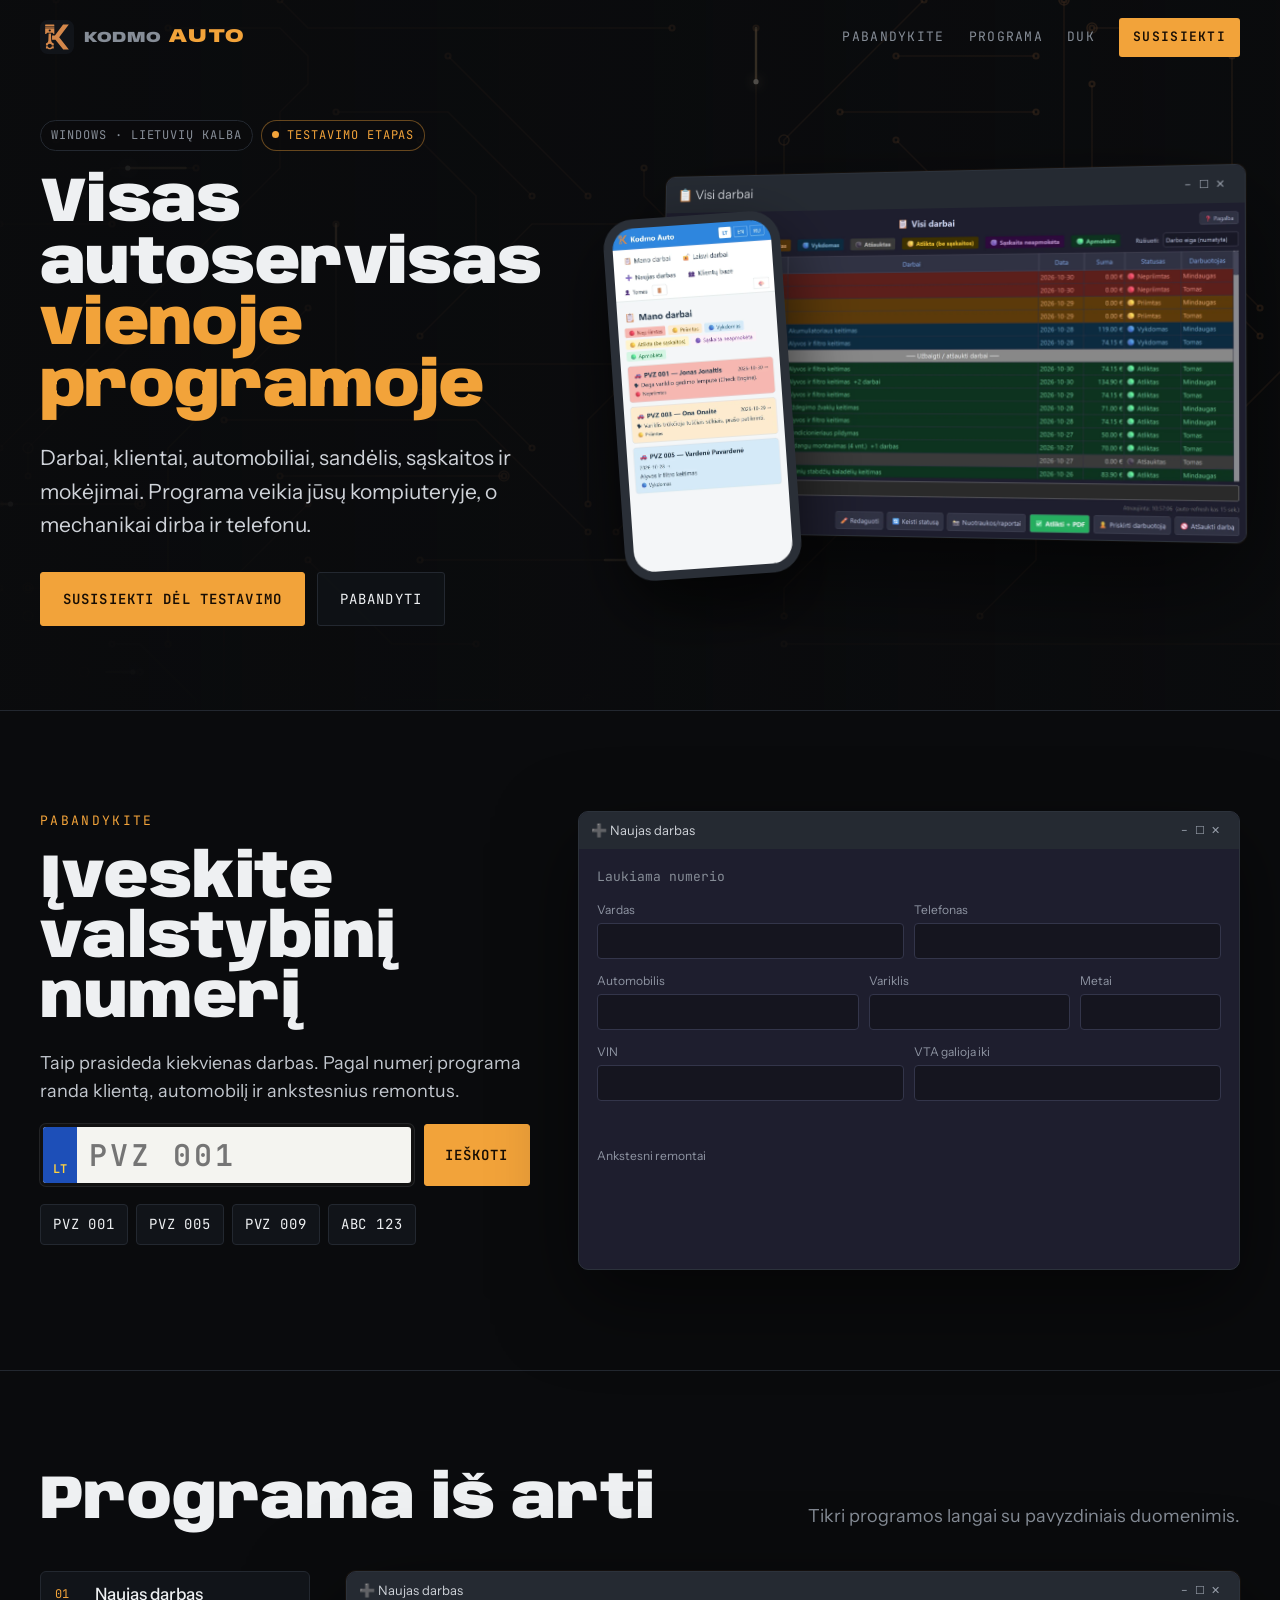
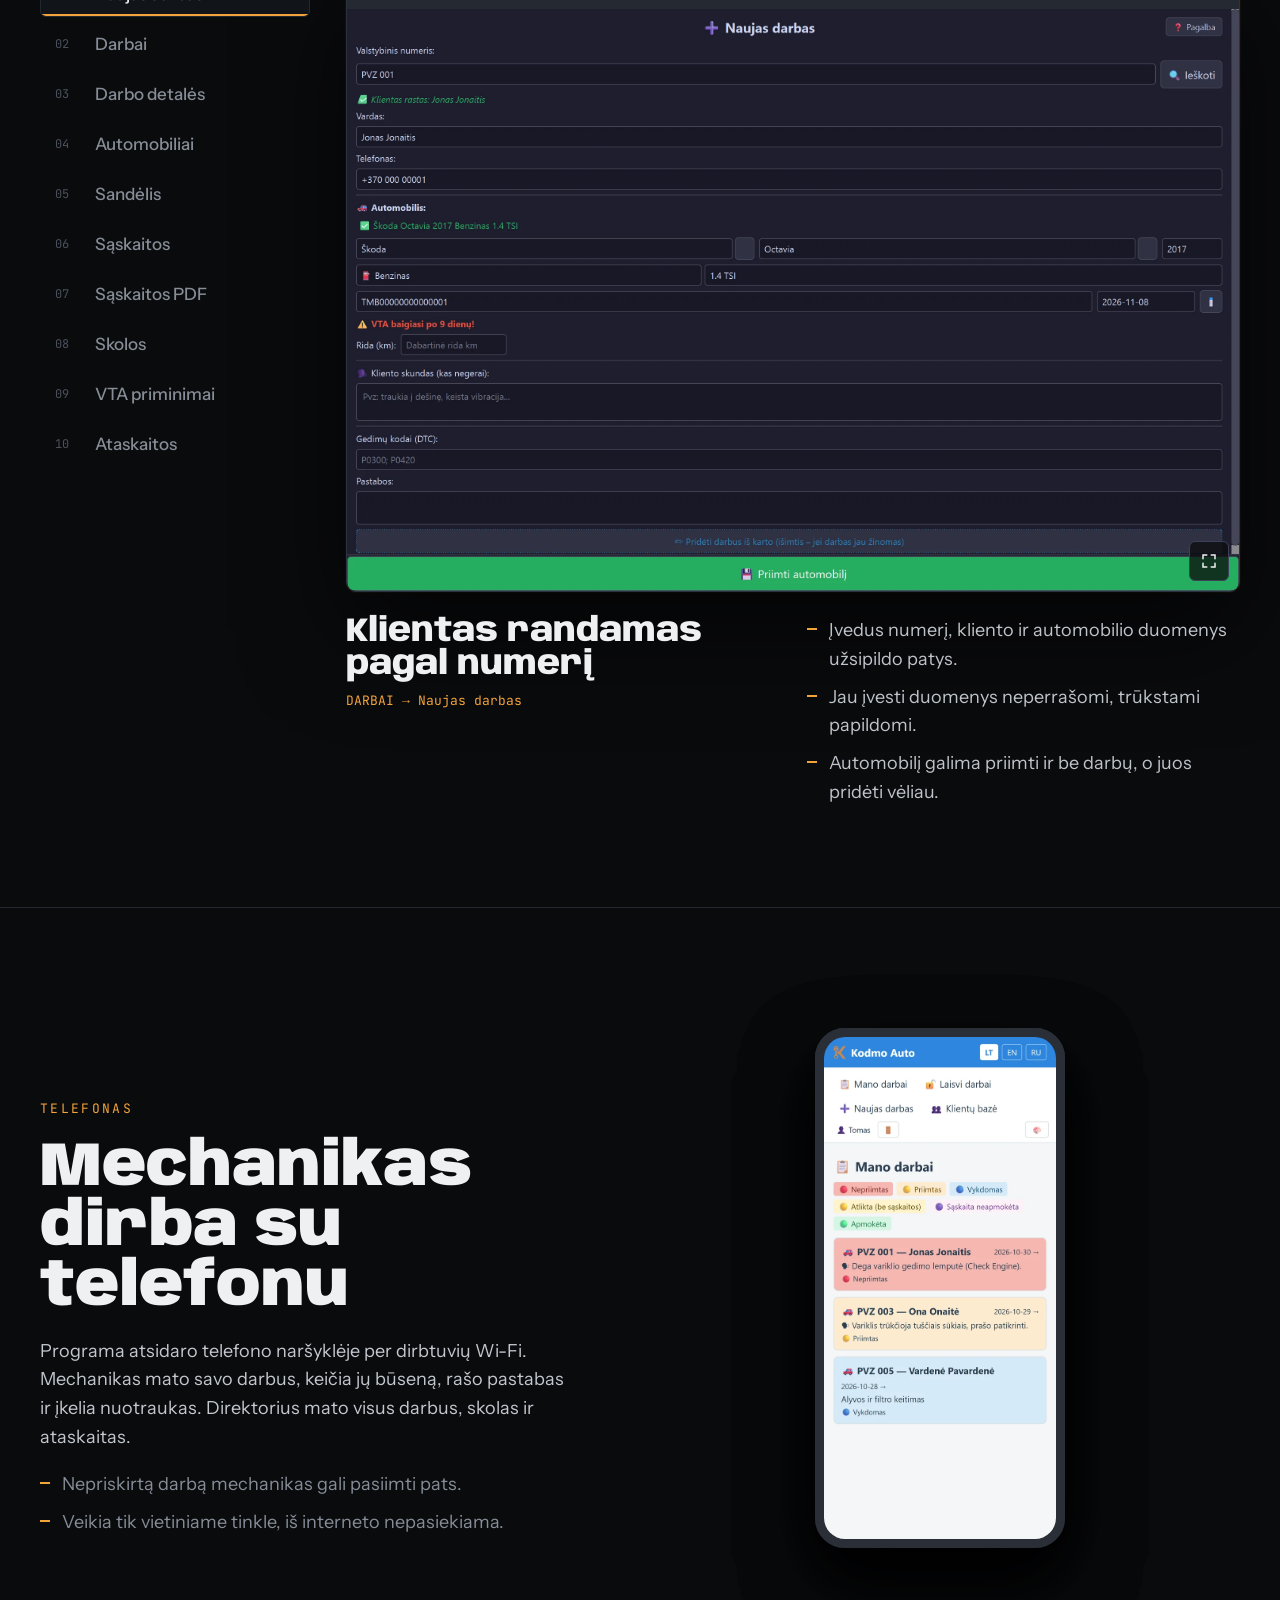
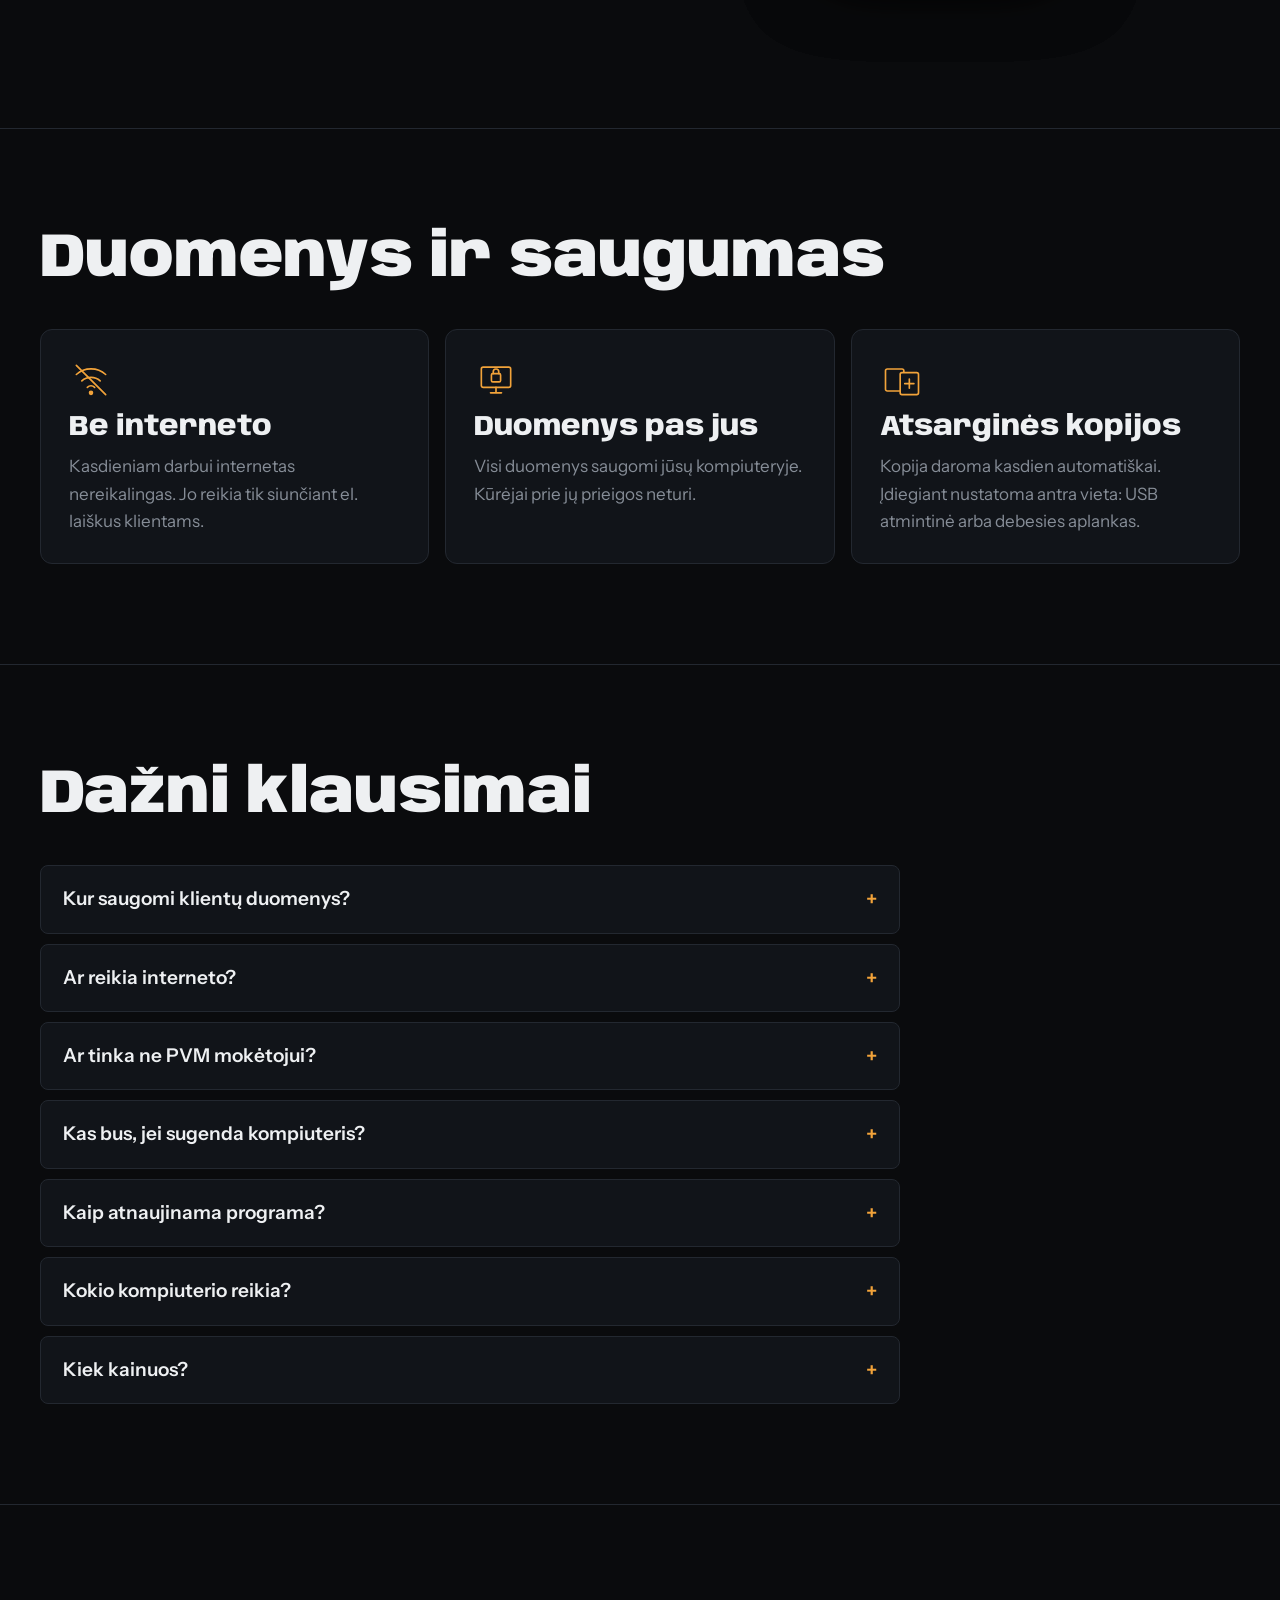
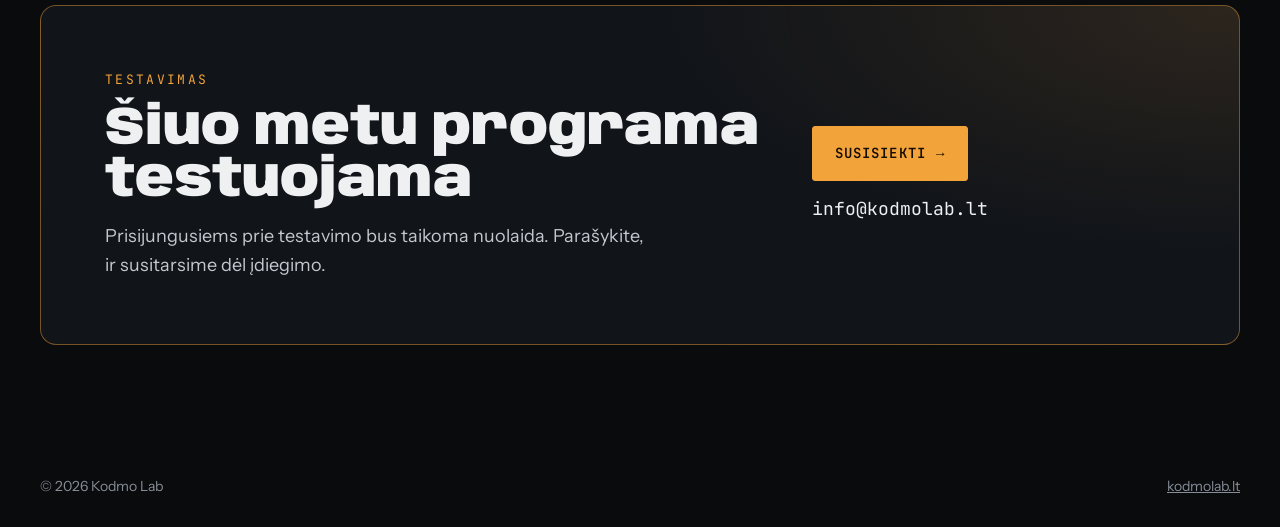
<file: auto/index.html>
<!DOCTYPE html>
<html lang="lt">
<head>
<meta charset="utf-8">
<meta name="viewport" content="width=device-width,initial-scale=1">
<title>Kodmo Auto – autoserviso valdymo programa</title>
<meta name="description" content="Kodmo Auto – autoserviso valdymo programa: darbai, klientai, automobiliai, sandėlis, sąskaitos ir mokėjimai. Veikia jūsų kompiuteryje.">
<link rel="preload" href="/fonts/anybody-latin-standard-normal.woff2" as="font" type="font/woff2" crossorigin><link rel="preload" href="/fonts/anybody-latin-ext-standard-normal.woff2" as="font" type="font/woff2" crossorigin><link rel="preload" href="/fonts/instrument-sans-latin-400-normal.woff2" as="font" type="font/woff2" crossorigin><link rel="preload" href="/fonts/instrument-sans-latin-ext-400-normal.woff2" as="font" type="font/woff2" crossorigin><link rel="stylesheet" href="/fonts/fonts.css">
<link rel="icon" href="/auto/favicon.ico" sizes="48x48"><link rel="icon" href="/auto/favicon.svg" type="image/svg+xml"><link rel="icon" href="/auto/icon-192.png" type="image/png" sizes="192x192"><link rel="apple-touch-icon" href="/auto/apple-touch-icon.png">
<meta property="og:type" content="website">
<meta property="og:title" content="Kodmo Auto – autoserviso valdymo programa">
<meta property="og:description" content="Darbai, klientai, automobiliai, sandėlis, sąskaitos ir mokėjimai vienoje programoje. Veikia jūsų kompiuteryje.">
<meta property="og:url" content="https://kodmolab.lt/auto/">
<meta property="og:image" content="https://kodmolab.lt/auto/og.jpg?v=3">
<meta property="og:locale" content="lt_LT">
<meta name="twitter:card" content="summary_large_image">
<link rel="canonical" href="https://kodmolab.lt/auto/">
<style>
/* Layout: Kodmo Lab tema (tamsi plokštė, varis) + Servo gintarinis akcentas.
   Hero = tikras programos langas + telefonas (išsilygina slenkant); „Pabandykite" = gyva numerio paieška;
   „Programa iš arti" = tikri langai (kompiuteryje lupa, telefone braukimas); bet kurį vaizdą galima atidaryti
   per visą ekraną ir didinti (pirštais, dvigubu bakstelėjimu, ratuku); telefonai; duomenys; DUK; kvietimas. */
:root{
  --void:#0a0b0d; --board:#111419; --edge:#232830; --app:#1e1e2e;
  --copper:#d4874a; --copper-hot:#ffcf96; --acc:#f2a33a; --acc-soft:rgba(242,163,58,.14); --ok:#5fbf8a; --bad:#e0624a;
  --ink:#eef0f2; --dim:#868d97;
  --display:"Anybody","Arial Black",Impact,sans-serif;
  --body:"Instrument Sans","Segoe UI",system-ui,sans-serif;
  --mono:"JetBrains Mono",Consolas,monospace;
  color-scheme:dark;
}
*{box-sizing:border-box}
html{scroll-behavior:smooth}
body{margin:0;background:var(--void);color:var(--ink);font-family:var(--body);font-size:18px;line-height:1.6;overflow-x:hidden}
body.lock{overflow:hidden}
a{color:inherit}
img{max-width:100%;height:auto;display:block}
button{font:inherit;color:inherit}
:focus-visible{outline:2px solid var(--acc);outline-offset:3px}
.wrap{max-width:1240px;margin:0 auto;padding:0 max(20px,env(safe-area-inset-left,0px))}
.eyebrow{font-family:var(--mono);font-size:13px;letter-spacing:.18em;text-transform:uppercase;color:var(--acc)}
h1,h2,h3{font-family:var(--display);margin:0;line-height:.98;text-wrap:balance;font-stretch:100%;overflow-wrap:break-word}

/* NAV */
nav{position:absolute;top:0;left:0;right:0;z-index:10}
nav .wrap{display:flex;justify-content:space-between;align-items:center;padding-top:18px;padding-bottom:18px;gap:12px}
.brand{display:flex;align-items:center;gap:10px;text-decoration:none;min-width:0}
.brand svg{width:34px;height:34px;flex:none}
.brand b{font-family:var(--display);font-stretch:130%;font-weight:900;font-size:15px;letter-spacing:.04em;color:var(--dim);white-space:nowrap}
.brand b span{color:var(--acc);font-size:19px}
.nav-r{display:flex;gap:24px;align-items:center;font-family:var(--mono);font-size:13px;letter-spacing:.1em;text-transform:uppercase}
.nav-r a{text-decoration:none;color:var(--dim)}
.nav-r a:hover{color:var(--ink)}
.nav-r a.cta{color:#170d04;background:var(--acc);padding:9px 14px;border-radius:3px;font-weight:600;white-space:nowrap}

/* HERO */
.hero{position:relative;overflow:hidden;border-bottom:1px solid var(--edge)}
#pcb{position:absolute;inset:0;width:100%;height:100%;display:block;opacity:.75}
.hero::after{content:"";position:absolute;inset:0;pointer-events:none;background:linear-gradient(90deg,rgba(10,11,13,.94) 0%,rgba(10,11,13,.72) 45%,rgba(10,11,13,.35) 100%),linear-gradient(0deg,var(--void) 0%,transparent 30%)}
.hero-in{position:relative;z-index:2;display:grid;grid-template-columns:1fr 1.05fr;gap:48px;align-items:center;padding-top:120px;padding-bottom:84px}
.hero-in>*{min-width:0}
.chips{display:flex;gap:8px;flex-wrap:wrap;margin-bottom:22px}
.chip{font-family:var(--mono);font-size:12px;letter-spacing:.08em;text-transform:uppercase;padding:5px 10px;border-radius:20px;border:1px solid var(--edge);color:var(--dim);white-space:nowrap;background:rgba(10,11,13,.6)}
.chip.live{color:var(--acc);border-color:rgba(242,163,58,.4)}
.chip.live::before{content:"";display:inline-block;width:7px;height:7px;border-radius:50%;background:var(--acc);margin-right:8px;vertical-align:1px;animation:beat 1.6s ease-in-out infinite}
@keyframes beat{50%{opacity:.25}}
.hero h1{font-size:clamp(38px,4.9vw,70px);font-weight:900;letter-spacing:-.01em}
.hero h1 em{font-style:normal;color:var(--acc)}
.lead{font-size:clamp(18px,1.7vw,21px);color:#cfd3d9;max-width:40ch;margin:22px 0 30px}
.btns{display:flex;flex-wrap:wrap;gap:12px}
.btn{display:inline-flex;align-items:center;justify-content:center;gap:10px;font-family:var(--mono);font-size:14px;letter-spacing:.08em;text-transform:uppercase;text-decoration:none;padding:15px 22px;border-radius:3px;border:1px solid var(--edge);background:rgba(17,20,25,.7);color:var(--ink);cursor:pointer;transition:transform .25s cubic-bezier(.2,.8,.2,1),border-color .2s}
.btn.acc{background:var(--acc);border-color:var(--acc);color:#170d04;font-weight:600}
.btn:hover{border-color:var(--copper-hot)}

.combo{position:relative;padding-bottom:40px;perspective:1400px}
.frame{background:var(--app);border:1px solid #2c323b;border-radius:10px;overflow:hidden;box-shadow:0 40px 100px rgba(0,0,0,.65),0 0 0 1px rgba(242,163,58,.05)}
.tb{display:flex;justify-content:space-between;align-items:center;background:#252a32;padding:8px 12px;font-size:13px;color:#cfd3d9;gap:12px}
.tb .ctl{font-family:var(--mono);color:#9aa1ac;letter-spacing:.6em;font-size:11px;white-space:nowrap}
.combo .frame{transform:rotateY(-9deg) rotateX(3deg);transition:transform .35s cubic-bezier(.2,.8,.2,1);will-change:transform}
.combo .frame img{cursor:zoom-in}
.phone{border:9px solid #2a2f37;border-radius:30px;overflow:hidden;background:#0f1114;box-shadow:0 30px 70px rgba(0,0,0,.65)}
.combo .phone{position:absolute;left:-36px;bottom:0;width:30%;transform:rotate(-4deg);transition:transform .35s cubic-bezier(.2,.8,.2,1);cursor:zoom-in}

/* SECTIONS */
section{padding:100px 0;border-bottom:1px solid var(--edge);position:relative;overflow-x:clip}
.head{display:flex;justify-content:space-between;align-items:end;gap:24px;flex-wrap:wrap;margin-bottom:40px}
.head h2,.h2{font-size:clamp(34px,4.8vw,68px);font-weight:900}
.head p{color:var(--dim);max-width:42ch;margin:0}

/* TRY (paieškos demonstracija) */
.try{display:grid;grid-template-columns:minmax(0,.85fr) minmax(0,1.15fr);gap:48px;align-items:start}
.try>*{min-width:0}
.try-l{display:grid;gap:18px}
.try-l p{color:#c3c8cf;margin:0;max-width:42ch}
.search{display:flex;gap:10px}
.plate-in{flex:1;min-width:0;display:flex;align-items:stretch;border:3px solid #111;border-radius:6px;background:#f4f4f0;overflow:hidden;box-shadow:0 0 0 1px rgba(255,255,255,.1)}
.plate-in span{width:34px;flex:none;background:#1d4fb8;color:#ffd23f;font:600 12px var(--mono);display:flex;align-items:flex-end;justify-content:center;padding-bottom:6px}
.plate-in input{flex:1;min-width:0;width:0;border:0;background:transparent;font:600 30px var(--mono);letter-spacing:.1em;color:#111;padding:8px 12px;text-transform:uppercase;outline:none}
.plate-in:focus-within{box-shadow:0 0 0 3px var(--acc)}
.search .btn{padding:0 20px}
.quick{display:flex;gap:8px;flex-wrap:wrap}
.quick button{font-family:var(--mono);font-size:14px;letter-spacing:.06em;background:var(--board);border:1px solid var(--edge);border-radius:4px;padding:8px 12px;cursor:pointer;color:var(--ink)}
.quick button:hover{border-color:var(--acc)}
.res{background:var(--app);border:1px solid #2c323b;border-radius:10px;overflow:hidden;box-shadow:0 30px 80px rgba(0,0,0,.5)}
.res .body{padding:18px;display:grid;gap:12px;min-height:420px;align-content:start;font-size:15px}
.st-line{font-family:var(--mono);font-size:13px;color:var(--dim);min-height:20px}
.st-line.ok{color:var(--ok)}.st-line.bad{color:var(--acc)}
.g2{display:grid;grid-template-columns:1fr 1fr;gap:10px}
.g3{display:grid;grid-template-columns:1.3fr 1fr .7fr;gap:10px}
.fld{display:grid;gap:4px;min-width:0}
.fld label{font-size:12px;color:#8f95a3}
.inp{background:#15151f;border:1px solid #33354a;border-radius:4px;padding:7px 10px;min-height:36px;font-size:14px;color:#e6e7ee;white-space:nowrap;overflow:hidden;text-overflow:ellipsis;transition:border-color .3s,background .3s}
.inp.f{border-color:rgba(242,163,58,.55);background:#211d17}
.warn{font-size:14px;font-weight:600;min-height:21px}
.warn.red{color:#ef6b5a}.warn.ok{color:var(--ok)}
.hist{display:grid;gap:6px}
.hist .r{display:grid;grid-template-columns:96px 1fr auto;gap:10px;background:#15151f;border-radius:4px;padding:7px 10px;font-size:14px;opacity:0;transform:translateY(6px);transition:opacity .35s,transform .35s}
.hist .r.in{opacity:1;transform:none}
.hist .r span:first-child{font-family:var(--mono);font-size:12px;color:#8f95a3;padding-top:2px}
.hist .r b{font-weight:500;font-variant-numeric:tabular-nums}
.new-client{display:none;gap:12px;justify-items:start}
.new-client.on{display:grid}
.fake-btn{font-size:14px;background:#2a2d3e;border:1px solid #3c4058;border-radius:4px;padding:8px 14px}
.spin{display:inline-block;width:12px;height:12px;border:2px solid var(--dim);border-top-color:var(--acc);border-radius:50%;animation:rot .7s linear infinite;vertical-align:-1px;margin-right:6px}
@keyframes rot{to{transform:rotate(360deg)}}

/* EXPLORER */
.ex{display:grid;grid-template-columns:270px 1fr;gap:36px;align-items:start}
.ex>*{min-width:0}
.tabs{display:grid;gap:4px}
.tab{position:relative;display:grid;grid-template-columns:34px 1fr;gap:6px;align-items:center;text-align:left;background:transparent;border:1px solid transparent;border-radius:6px;padding:12px 14px;color:var(--dim);font:500 17px var(--body);cursor:pointer;overflow:hidden;transition:background .2s,color .2s,border-color .2s;white-space:nowrap}
.tab .i{font-family:var(--mono);font-size:12px;color:#4a515c}
.tab:hover{color:var(--ink);background:var(--board)}
.tab[aria-selected="true"]{color:var(--ink);background:var(--board);border-color:var(--edge)}
.tab[aria-selected="true"] .i{color:var(--acc)}
.tab::after{content:"";position:absolute;left:0;bottom:0;height:2px;width:100%;background:var(--acc);transform:scaleX(0);transform-origin:left}
.tab[aria-selected="true"]::after{transform:scaleX(1)}
.ex.auto .tab[aria-selected="true"]::after{animation:fill 6s linear forwards}
.ex.paused .tab[aria-selected="true"]::after{animation-play-state:paused}
@keyframes fill{from{transform:scaleX(0)}to{transform:scaleX(1)}}
.shot{position:relative;height:420px;background:var(--app);cursor:zoom-in;overflow:hidden;touch-action:pan-y;transition:height .45s cubic-bezier(.2,.8,.2,1);user-select:none;-webkit-user-select:none}
.shot img{position:absolute;inset:0;width:100%;height:100%;object-fit:contain;object-position:center top;opacity:0;transform:translateX(var(--dx,0)) scale(1.015);transition:opacity .45s,transform .6s;pointer-events:none;-webkit-user-drag:none}
.shot img.on{opacity:1;transform:translateX(var(--dx,0))}
.shot.drag img.on{transition:opacity .45s}
.lens{position:absolute;width:250px;height:250px;border-radius:50%;pointer-events:none;border:2px solid var(--acc);box-shadow:0 12px 40px rgba(0,0,0,.6);background-repeat:no-repeat;opacity:0;transition:opacity .15s;z-index:2;background-color:var(--app)}
.shot.lensing .lens{opacity:1}
.expand{position:absolute;right:10px;bottom:10px;z-index:3;width:40px;height:40px;border-radius:6px;border:1px solid #3c4058;background:rgba(10,11,13,.75);cursor:pointer;display:grid;place-items:center}
.expand svg{width:18px;height:18px}
.dots{display:none;justify-content:center;gap:7px;margin-top:12px}
.dots i{width:7px;height:7px;border-radius:50%;background:#3a414c;transition:background .2s,width .2s}
.dots i.on{background:var(--acc);width:20px;border-radius:4px}
.info{display:grid;grid-template-columns:1fr 1fr;gap:28px;margin-top:24px;align-items:start;transition:opacity .25s}
.info h3{font-size:clamp(26px,2.6vw,36px);font-weight:800}
.info ul{list-style:none;margin:0;padding:0;display:grid;gap:9px}
.info li{padding-left:22px;position:relative;color:#bfc4cb}
.info li::before{content:"";position:absolute;left:0;top:.68em;width:10px;height:2px;background:var(--acc)}
.info .path{font-family:var(--mono);font-size:13px;color:var(--acc);margin-top:10px}

/* PHONES */
.ph-grid{display:grid;grid-template-columns:1fr 1.1fr;gap:56px;align-items:center}
.ph-grid>*{min-width:0}
.ph-txt{display:grid;gap:18px}
.ph-txt p{color:#c3c8cf;max-width:44ch;margin:0}
.lst{list-style:none;margin:0;padding:0;display:grid;gap:9px}
.lst li{padding-left:22px;position:relative;color:var(--dim)}
.lst li::before{content:"";position:absolute;left:0;top:.68em;width:10px;height:2px;background:var(--acc)}
.fan{position:relative;height:620px;margin:0}
.fan .phone{position:absolute;top:20px;left:50%;width:250px;margin-left:-125px;cursor:zoom-in}
.fan .phone:nth-child(1){z-index:1}.fan .phone:nth-child(2){z-index:3}.fan .phone:nth-child(3){z-index:2}

/* DATA */
.cards{display:grid;grid-template-columns:repeat(3,1fr);gap:16px}
.card{position:relative;background:var(--board);border:1px solid var(--edge);border-radius:12px;padding:28px;display:grid;gap:12px;align-content:start;overflow:hidden;--mx:50%;--my:50%;isolation:isolate}
.card::before{content:"";position:absolute;inset:0;z-index:-1;opacity:0;transition:opacity .3s;background:radial-gradient(360px circle at var(--mx) var(--my),var(--acc-soft),transparent 60%)}
.card:hover::before{opacity:1}
.card svg{width:44px;height:44px;stroke:var(--acc);fill:none;stroke-width:1.8;stroke-linecap:round;stroke-linejoin:round}
.card h3{font-size:28px;font-weight:800}
.card p{color:var(--dim);font-size:17px;margin:0}

/* FAQ */
.faq{display:grid;gap:10px;max-width:860px}
details{background:var(--board);border:1px solid var(--edge);border-radius:8px;padding:18px 22px;transition:border-color .2s}
details[open]{border-color:rgba(242,163,58,.35)}
summary{cursor:pointer;font-weight:600;list-style:none;display:flex;justify-content:space-between;gap:12px;font-size:19px}
summary::-webkit-details-marker{display:none}
summary::after{content:"+";color:var(--acc);font-family:var(--mono);transition:transform .2s}
details[open] summary::after{transform:rotate(45deg)}
details p{margin:10px 0 0;color:var(--dim)}

/* CTA */
.cta-box{position:relative;overflow:hidden;border:1px solid rgba(242,163,58,.45);border-radius:16px;padding:clamp(26px,5vw,64px);display:grid;grid-template-columns:1.3fr .7fr;gap:32px;align-items:center;background:radial-gradient(80% 120% at 100% 0%,rgba(242,163,58,.12),transparent 60%),var(--board)}
.cta-box>*{min-width:0}
.cta-box h2{font-size:clamp(32px,4.2vw,58px);font-weight:900;margin-top:12px}
.cta-box p{color:#c3c8cf;margin:14px 0 0;max-width:46ch}
.cta-side{display:grid;gap:14px;justify-items:start}
.cta-side .mail{font-family:var(--mono);font-size:18px;color:var(--ink);text-decoration:none;overflow-wrap:anywhere}
footer{padding:30px 0;color:var(--dim);font-size:14px}
footer .wrap{display:flex;justify-content:space-between;gap:16px;flex-wrap:wrap}
footer a{color:var(--dim)}

/* VIEWER (per visą ekraną) */
.vo{position:fixed;inset:0;z-index:100;background:#07080a;display:none;flex-direction:column}
.vo.on{display:flex}
.vo-top{display:flex;justify-content:space-between;align-items:center;gap:12px;padding:12px max(14px,env(safe-area-inset-left,0px));color:#cfd3d9;font-size:15px}
.vo-top b{font-weight:500;overflow:hidden;text-overflow:ellipsis;white-space:nowrap}
.vo-btn{flex:none;width:44px;height:44px;border-radius:6px;border:1px solid var(--edge);background:var(--board);cursor:pointer;display:grid;place-items:center;font-size:20px;color:var(--ink)}
.vo-stage{position:relative;flex:1;overflow:hidden;touch-action:none;cursor:grab}
.vo-stage.grab{cursor:grabbing}
.vo-stage img{position:absolute;left:50%;top:50%;max-width:none;transform-origin:0 0;user-select:none;-webkit-user-drag:none;pointer-events:none}
.vo-nav{position:absolute;top:50%;margin-top:-24px;width:48px;height:48px;border-radius:50%;border:1px solid var(--edge);background:rgba(17,20,25,.85);cursor:pointer;font-size:22px;color:var(--ink);z-index:2}
.vo-nav.p{left:12px}.vo-nav.n{right:12px}
.vo-bar{display:flex;justify-content:center;gap:10px;padding:10px 14px 16px}
.vo-bar button{font-family:var(--mono);font-size:13px;background:var(--board);border:1px solid var(--edge);border-radius:4px;padding:8px 14px;cursor:pointer;color:var(--ink);min-width:48px}

@media (max-width:980px){
  .hero-in{grid-template-columns:1fr;padding-top:100px;gap:36px}
  .combo .phone{left:-6px;width:32%}
  .try{grid-template-columns:minmax(0,1fr);gap:28px}
  .ex{grid-template-columns:1fr;gap:18px}
  .tabs{grid-auto-flow:column;grid-auto-columns:max-content;overflow-x:auto;padding-bottom:6px;scrollbar-width:none;scroll-snap-type:x proximity}
  .tabs::-webkit-scrollbar{display:none}
  .tab{grid-template-columns:auto auto;padding:10px 14px;scroll-snap-align:center}
  .dots{display:flex}
  .info{grid-template-columns:1fr;gap:14px}
  .ph-grid{grid-template-columns:1fr}
  .fan{height:520px}
  .fan .phone{width:210px;margin-left:-105px}
  .cards{grid-template-columns:1fr}
  .cta-box{grid-template-columns:1fr}
  .nav-r a:not(.cta){display:none}
}
@media (max-width:560px){
  body{font-size:17px}
  .brand b .lab{display:none}
  .g2,.g3{grid-template-columns:1fr 1fr}
  .g3 .fld:last-child{grid-column:span 2}
  .res .body{min-height:0}
  .fan{height:440px}
  .fan .phone{width:170px;margin-left:-85px}
  .plate-in input{font-size:24px}
  .search{flex-direction:column}
  .search .btn{padding:14px}
  .vo-nav{display:none}
}
@media (prefers-reduced-motion:reduce){
  *,*::before,*::after{animation:none!important;transition:none!important}
}
</style>
<script type="application/ld+json">{"@context": "https://schema.org", "@type": "SoftwareApplication", "name": "Kodmo Auto", "url": "https://kodmolab.lt/auto/", "applicationCategory": "BusinessApplication", "operatingSystem": "Windows", "description": "Autoserviso valdymo programa: darbai, klientai, automobiliai, sandėlis, sąskaitos ir mokėjimai. Veikia kompiuteryje, ir be interneto.", "image":"https://kodmolab.lt/auto/icon-192.png","publisher": {"@type": "Organization", "name": "Kodmo Lab", "url": "https://kodmolab.lt/"}}</script>
</head>
<body>

<nav>
  <div class="wrap">
    <a class="brand" id="homeLink" href="#" aria-label="Kodmo Lab pagrindinis puslapis">
      <svg aria-hidden="true" viewBox="0 0 100 100"><rect width="100" height="100" rx="22" fill="#111419"/><g transform="translate(11.005 9.011) scale(0.09973)"><mask id="km1" maskUnits="userSpaceOnUse" x="0" y="0" width="800" height="820">
  <path fill="#fff" d="M54 40H300a12 12 0 0 1 12 12V325H285Q278 287 258 287H110Q88 287 75 325H42V52a12 12 0 0 1 12-12z"/>
  <path fill="#fff" d="M145 310H212L222 530Q228 590 295 600V665H65V600Q128 590 134 530z"/>
  <path fill="#fff" d="M65 685H295V750H245Q178 800 112 750H65z"/>
  <path fill="#fff" d="M245 365H330L570 42H740L455 415L740 780H575L345 495H245z"/>
  <g fill="#000"><rect x="30" y="88" width="300" height="17"/><rect x="30" y="135" width="300" height="20"/>
  <circle cx="177" cy="220" r="32"/><circle cx="178" cy="672" r="62"/></g>
</mask>
<rect x="0" y="0" width="800" height="820" fill="#d4874a" mask="url(#km1)"/></g></svg>
      <b>KODMO <span>AUTO</span></b>
    </a>
    <div class="nav-r">
      <a href="#pabandykite">Pabandykite</a>
      <a href="#programa">Programa</a>
      <a href="#duk">DUK</a>
      <a class="cta js-mail" href="#">Susisiekti</a>
    </div>
  </div>
</nav>

<header class="hero">
  <canvas id="pcb" aria-hidden="true"></canvas>
  <div class="wrap hero-in">
    <div>
      <div class="chips"><span class="chip">Windows · lietuvių kalba</span><span class="chip live">Testavimo etapas</span></div>
      <h1>Visas autoservisas <em>vienoje programoje</em></h1>
      <p class="lead">Darbai, klientai, automobiliai, sandėlis, sąskaitos ir mokėjimai. Programa veikia jūsų kompiuteryje, o mechanikai dirba ir telefonu.</p>
      <div class="btns">
        <a class="btn acc mag js-mail" href="#">Susisiekti dėl testavimo</a>
        <a class="btn mag" href="#pabandykite">Pabandyti</a>
      </div>
    </div>
    <div class="combo" id="combo">
      <div class="frame">
        <div class="tb"><span>📋 Visi darbai</span><span class="ctl">–☐✕</span></div>
        <img src="img/darbai.webp" width="2360" height="1320" fetchpriority="high" data-view="darbai" alt="Programos langas „Visi darbai“ su spalvotomis darbų būsenomis">
      </div>
      <div class="phone" data-view="tel-darbai"><img src="img/tel-darbai.webp" width="585" height="1266" alt="Mechaniko darbų sąrašas telefone"></div>
    </div>
  </div>
</header>

<main>
<section id="pabandykite">
  <div class="wrap try">
    <div class="try-l">
      <div class="eyebrow">Pabandykite</div>
      <h2 class="h2">Įveskite valstybinį numerį</h2>
      <p>Taip prasideda kiekvienas darbas. Pagal numerį programa randa klientą, automobilį ir ankstesnius remontus.</p>
      <form class="search" id="sform" autocomplete="off">
        <label class="plate-in" for="plate"><span>LT</span><input id="plate" name="plate" maxlength="7" placeholder="PVZ 001" inputmode="text" autocapitalize="characters" spellcheck="false" aria-label="Valstybinis numeris"></label>
        <button class="btn acc" type="submit">Ieškoti</button>
      </form>
      <div class="quick" aria-label="Pavyzdiniai numeriai">
        <button type="button" data-p="PVZ 001">PVZ 001</button>
        <button type="button" data-p="PVZ 005">PVZ 005</button>
        <button type="button" data-p="PVZ 009">PVZ 009</button>
        <button type="button" data-p="ABC 123">ABC 123</button>
      </div>
    </div>
    <div class="res" aria-live="polite">
      <div class="tb"><span>➕ Naujas darbas</span><span class="ctl">–☐✕</span></div>
      <div class="body">
        <div class="st-line" id="st">Laukiama numerio</div>
        <div class="found" id="found" style="display:grid;gap:12px">
          <div class="g2">
            <div class="fld"><label>Vardas</label><div class="inp" data-k="name"></div></div>
            <div class="fld"><label>Telefonas</label><div class="inp" data-k="tel"></div></div>
          </div>
          <div class="g3">
            <div class="fld"><label>Automobilis</label><div class="inp" data-k="car"></div></div>
            <div class="fld"><label>Variklis</label><div class="inp" data-k="eng"></div></div>
            <div class="fld"><label>Metai</label><div class="inp" data-k="year"></div></div>
          </div>
          <div class="g2">
            <div class="fld"><label>VIN</label><div class="inp" data-k="vin"></div></div>
            <div class="fld"><label>VTA galioja iki</label><div class="inp" data-k="vta"></div></div>
          </div>
          <div class="warn" id="warn"></div>
          <div class="fld"><label>Ankstesni remontai</label><div class="hist" id="hist"></div></div>
        </div>
        <div class="new-client" id="newc">
          <p style="margin:0;color:#c3c8cf">Klientas su tokiu numeriu nerastas. Programa pasiūlys jį užregistruoti kartu su automobiliu.</p>
          <span class="fake-btn">👤 Registruoti naują klientą</span>
        </div>
      </div>
    </div>
  </div>
</section>

<section id="programa">
  <div class="wrap">
    <div class="head">
      <h2>Programa iš arti</h2>
      <p>Tikri programos langai su pavyzdiniais duomenimis.</p>
    </div>
    <div class="ex" id="ex">
      <div class="tabs" role="tablist" aria-label="Programos dalys" id="tabs"></div>
      <div class="viewer">
        <div class="frame">
          <div class="tb"><span id="wt">➕ Naujas darbas</span><span class="ctl">–☐✕</span></div>
          <div class="shot" id="shot" role="tabpanel" aria-labelledby="tab-0">
            <div class="lens" id="lens"></div>
            <button class="expand" id="expand" type="button" aria-label="Atidaryti per visą ekraną"><svg viewBox="0 0 24 24" fill="none" stroke="#eef0f2" stroke-width="2" stroke-linecap="round"><path d="M4 9V4h5M20 9V4h-5M4 15v5h5M20 15v5h-5"/></svg></button>
          </div>
        </div>
        <div class="dots" id="dots" aria-hidden="true"></div>
        <div class="info" id="info"></div>
      </div>
    </div>
  </div>
</section>

<section id="telefonas">
  <div class="wrap ph-grid">
    <div class="ph-txt">
      <div class="eyebrow">Telefonas</div>
      <h2 class="h2">Mechanikas dirba su telefonu</h2>
      <p>Programa atsidaro telefono naršyklėje per dirbtuvių Wi-Fi. Mechanikas mato savo darbus, keičia jų būseną, rašo pastabas ir įkelia nuotraukas. Direktorius mato visus darbus, skolas ir ataskaitas.</p>
      <ul class="lst">
        <li>Nepriskirtą darbą mechanikas gali pasiimti pats.</li>
        <li>Veikia tik vietiniame tinkle, iš interneto nepasiekiama.</li>
      </ul>
    </div>
    <figure class="fan" id="fan">
      <div class="phone" data-view="tel-direktorius"><img src="img/tel-direktorius.webp" width="585" height="1266" loading="lazy" alt="Direktoriaus pradžios ekranas telefone"></div>
      <div class="phone" data-view="tel-darbai"><img src="img/tel-darbai.webp" width="585" height="1266" loading="lazy" alt="Mechaniko darbų sąrašas telefone"></div>
      <div class="phone" data-view="tel-detales"><img src="img/tel-detales.webp" width="585" height="1266" loading="lazy" alt="Darbo detalės su mechaniko pastabomis telefone"></div>
    </figure>
  </div>
</section>

<section id="duomenys">
  <div class="wrap">
    <div class="head"><h2>Duomenys ir saugumas</h2></div>
    <div class="cards">
      <article class="card">
        <svg viewBox="0 0 48 48" aria-hidden="true"><path d="M8 18a24 24 0 0 1 32 0M14 25a15 15 0 0 1 20 0M20 32a6 6 0 0 1 8 0"/><circle cx="24" cy="38" r="1.6" fill="#f2a33a"/><path d="M8 8l32 32"/></svg>
        <h3>Be interneto</h3><p>Kasdieniam darbui internetas nereikalingas. Jo reikia tik siunčiant el. laiškus klientams.</p></article>
      <article class="card">
        <svg viewBox="0 0 48 48" aria-hidden="true"><rect x="8" y="10" width="32" height="22" rx="2"/><path d="M18 38h12M24 32v6"/><rect x="19" y="17" width="10" height="9" rx="1.5"/><path d="M21 17v-2a3 3 0 0 1 6 0v2"/></svg>
        <h3>Duomenys pas jus</h3><p>Visi duomenys saugomi jūsų kompiuteryje. Kūrėjai prie jų prieigos neturi.</p></article>
      <article class="card">
        <svg viewBox="0 0 48 48" aria-hidden="true"><rect x="6" y="12" width="20" height="24" rx="2"/><rect x="22" y="16" width="20" height="24" rx="2" fill="#111419"/><path d="M27 28h10M32 23v10"/></svg>
        <h3>Atsarginės kopijos</h3><p>Kopija daroma kasdien automatiškai. Įdiegiant nustatoma antra vieta: USB atmintinė arba debesies aplankas.</p></article>
    </div>
  </div>
</section>

<section id="duk">
  <div class="wrap">
    <div class="head"><h2>Dažni klausimai</h2></div>
    <div class="faq">
      <details><summary>Kur saugomi klientų duomenys?</summary><p>Tik jūsų kompiuteryje. Programa jų niekur nesiunčia.</p></details>
      <details><summary>Ar reikia interneto?</summary><p>Kasdieniam darbui ne. Internetas reikalingas tik siunčiant klientams el. laiškus: priminimus ir pranešimus, kad automobilis paruoštas.</p></details>
      <details><summary>Ar tinka ne PVM mokėtojui?</summary><p>Taip. Ne PVM mokėtojo sąskaitoje PVM nėra, o dokumentas vadinasi „Sąskaita faktūra“.</p></details>
      <details><summary>Kas bus, jei sugenda kompiuteris?</summary><p>Jei nustatyta antra kopijų vieta, duomenis galima perkelti į naują kompiuterį iš tos kopijos.</p></details>
      <details><summary>Kaip atnaujinama programa?</summary><p>Paleidžiamas naujas diegimo failas. Duomenys laikomi atskirai, atnaujinimas jų neliečia.</p></details>
      <details><summary>Kokio kompiuterio reikia?</summary><p>Windows 10 arba naujesnio.</p></details>
      <details><summary>Kiek kainuos?</summary><p>Kainos bus paskelbtos pasibaigus testavimui.</p></details>
    </div>
  </div>
</section>

<section id="testavimas" style="border-bottom:0">
  <div class="wrap">
    <div class="cta-box">
      <div>
        <div class="eyebrow">Testavimas</div>
        <h2>Šiuo metu programa testuojama</h2>
        <p>Prisijungusiems prie testavimo bus taikoma nuolaida. Parašykite, ir susitarsime dėl įdiegimo.</p>
      </div>
      <div class="cta-side">
        <a class="btn acc mag js-mail" href="#">Susisiekti <span aria-hidden="true">→</span></a>
        <a class="mail js-mail" href="#">info@kodmolab.lt</a>
      </div>
    </div>
  </div>
</section>
</main>

<footer>
  <div class="wrap">
    <span>© 2026 Kodmo Lab</span>
    <!-- Rekvizitai: įrašyti po IV registracijos -->
    <a class="js-home" href="#">kodmolab.lt</a>
  </div>
</footer>

<div class="vo" id="vo" role="dialog" aria-modal="true" aria-label="Vaizdas per visą ekraną">
  <div class="vo-top"><b id="voT"></b><button class="vo-btn" id="voX" type="button" aria-label="Uždaryti">✕</button></div>
  <div class="vo-stage" id="voS">
    <img id="voI" alt="">
    <button class="vo-nav p" id="voP" type="button" aria-label="Ankstesnis">‹</button>
    <button class="vo-nav n" id="voN" type="button" aria-label="Kitas">›</button>
  </div>
  <div class="vo-bar">
    <button type="button" id="voOut" aria-label="Mažinti">−</button>
    <button type="button" id="voFit">Visas vaizdas</button>
    <button type="button" id="voIn" aria-label="Didinti">+</button>
  </div>
</div>

<script>
/* === Nustatymai === */
const PRODUCT_NAME = "Kodmo Auto";
const HOME_URL = "/";
const MAILTO = "mailto:info@kodmolab.lt?subject=" + encodeURIComponent(PRODUCT_NAME + " testavimas");

document.querySelectorAll("[data-name]").forEach(e => e.textContent = PRODUCT_NAME);
document.title = PRODUCT_NAME + " – autoserviso valdymo programa";
document.querySelectorAll(".js-mail").forEach(a => a.href = MAILTO);
document.getElementById("homeLink").href = HOME_URL;
document.querySelectorAll(".js-home").forEach(a => a.href = HOME_URL);

const reduce = matchMedia("(prefers-reduced-motion: reduce)").matches;
const fine = matchMedia("(hover: hover) and (pointer: fine)").matches;
const clamp = (v, a, b) => Math.max(a, Math.min(b, v));
const rnd = (a, b) => a + Math.random() * (b - a);
const wait = ms => new Promise(r => setTimeout(r, ms));

/* ---------- Visi vaizdai (vienas sąrašas peržiūrai per visą ekraną) ---------- */
const IMAGES = {
  "naujas-darbas":   { t: "Naujas darbas", w: 2360, h: 1540 },
  "darbai":          { t: "Visi darbai", w: 2360, h: 1320 },
  "darbo-detales":   { t: "Darbo detalės", w: 2040, h: 1300 },
  "automobiliai":    { t: "Automobiliai ir istorija", w: 2080, h: 1360 },
  "sandelis":        { t: "Sandėlis – dalys", w: 2200, h: 1200 },
  "saskaitos":       { t: "Sąskaitų faktūrų valdymas", w: 2400, h: 1240 },
  "saskaita-pdf":    { t: "Sąskaita faktūra (PDF)", w: 1191, h: 1684 },
  "skolos":          { t: "Neapmokėtos sąskaitos", w: 2200, h: 840 },
  "vta":             { t: "VTA priminimai", w: 2200, h: 920 },
  "ataskaitos":      { t: "Ataskaitos", w: 2360, h: 2160 },
  "tel-direktorius": { t: "Telefonas: direktorius", w: 585, h: 1266 },
  "tel-darbai":      { t: "Telefonas: mechaniko darbai", w: 585, h: 1266 },
  "tel-detales":     { t: "Telefonas: darbo detalės", w: 585, h: 1266 },
};
const ORDER = Object.keys(IMAGES);
const src = k => "img/" + k + ".webp";

/* ---------- Programos dalys (tekstai – tik iš FUNKCIJOS_MARKETINGUI.md) ---------- */
const PARTS = [
  { k: "naujas-darbas", tab: "Naujas darbas", title: "➕ Naujas darbas",
    h3: "Klientas randamas pagal numerį", path: "DARBAI → Naujas darbas",
    li: ["Įvedus numerį, kliento ir automobilio duomenys užsipildo patys.", "Jau įvesti duomenys neperrašomi, trūkstami papildomi.", "Automobilį galima priimti ir be darbų, o juos pridėti vėliau."] },
  { k: "darbai", tab: "Darbai", title: "📋 Visi darbai",
    h3: "Darbų būsenos spalvomis", path: "DARBAI → Darbai",
    li: ["Nepriimtas, priimtas, vykdomas, atliktas, atšauktas.", "Pasirinkus spalvą, sąraše lieka tik tos būsenos darbai.", "Direktorius darbus priskiria mechanikams."] },
  { k: "darbo-detales", tab: "Darbo detalės", title: "🔧 Darbo detalės",
    h3: "Visa darbo istorija", path: "DARBAI → Darbai → darbo kortelė",
    li: ["Kiekviena pastaba įrašoma su laiku ir autoriumi.", "Įrašų pakeisti ar ištrinti negalima, klaida taisoma nauju įrašu.", "Prie nuotraukų galima pridėti komentarus."] },
  { k: "automobiliai", tab: "Automobiliai", title: "🚗 Automobiliai ir istorija",
    h3: "Keli automobiliai vienam klientui", path: "Klientai → Automobiliai ir istorija",
    li: ["Kiekvienam automobiliui saugomi VIN, rida ir VTA data.", "Remontų istorija pagal automobilį.", "Parduotą automobilį galima perkelti naujam savininkui."] },
  { k: "sandelis", tab: "Sandėlis", title: "📦 Sandėlis – dalys",
    h3: "Atsargos ir rezervavimas", path: "SANDĖLIS → Sandėlis (dalys · padangos · ratlankiai)",
    li: ["Dalys skaičiuojamos vienetais, litrais arba komplektais.", "Darbui priskirta dalis rezervuojama, kitam darbui ji nebesirodo kaip laisva.", "Kai laisvas likutis nukrenta žemiau minimumo, eilutė pažymima raudonai."] },
  { k: "saskaitos", tab: "Sąskaitos", title: "💰 Sąskaitų faktūrų valdymas",
    h3: "Sąskaitos ir mokėjimai", path: "BUHALTERIJA → Sąskaitos faktūros",
    li: ["Serija ir numeris suteikiami automatiškai.", "Išrašytos sąskaitos turinys vėliau nebesikeičia.", "Galima apmokėti dalimis, įvairiais būdais."] },
  { k: "saskaita-pdf", tab: "Sąskaitos PDF", title: "📄 Sąskaita faktūra (PDF)",
    h3: "Dokumentas klientui", path: "DARBAI → Darbai → Atlikti + PDF",
    li: ["PVM sąskaita faktūra arba darbų lapas.", "Ne PVM mokėtojo dokumente PVM nerodomas.", "Dokumentą galima išsiųsti klientui el. paštu."] },
  { k: "skolos", tab: "Skolos", title: "📋 Direktoriaus suvestinė",
    h3: "Visos neapmokėtos sąskaitos", path: "DARBAI → Patvirtinimai & Skolos",
    li: ["Bendra nesumokėta suma matoma iš karto.", "Mokėjimas registruojamas pasirinktai sąskaitai.", "Klientui galima išsiųsti priminimą su sąskaitos PDF."] },
  { k: "vta", tab: "VTA priminimai", title: "📋 Direktoriaus suvestinė",
    h3: "Techninės apžiūros terminai", path: "Patvirtinimai & Skolos → VTA priminimai",
    li: ["Rodomi automobiliai, kurių VTA baigiasi per 14 dienų.", "Pasibaigę terminai pažymėti raudonai.", "Priminimas klientui išsiunčiamas vienu mygtuku."] },
  { k: "ataskaitos", tab: "Ataskaitos", title: "📊 Ataskaitos",
    h3: "Pajamos, išlaidos ir pelnas", path: "BUHALTERIJA → Ataskaitos (Excel)",
    li: ["Pajamos, išlaidos ir pelnas pagal mėnesį.", "Populiariausios paslaugos ir mokėjimai pagal būdą.", "Mėnesio ir metinė ataskaita Excel formatu, CSV failai buhalterei."] },
];

/* ---------- Peržiūra per visą ekraną: didinimas pirštais, dvigubu bakstelėjimu, ratuku ---------- */
const Viewer = (function(){
  const vo = document.getElementById("vo"), st = document.getElementById("voS"), im = document.getElementById("voI"), tt = document.getElementById("voT");
  let list = [], idx = 0, s = 1, fit = 1, x = 0, y = 0, W = 0, H = 0, iw = 0, ih = 0, opener = null;
  const ptr = new Map(); let pinch = null, drag = null, lastTap = 0, swipe = null;
  function apply(){ im.style.transform = `translate(${x}px,${y}px) scale(${s})`; }
  function bound(){
    const dw = iw * s, dh = ih * s;
    x = dw <= W ? (W - dw) / 2 - W / 2 : clamp(x, W / 2 - dw, -W / 2);
    y = dh <= H ? (H - dh) / 2 - H / 2 : clamp(y, H / 2 - dh, -H / 2);
  }
  function zoomAt(ns, cx, cy){
    ns = clamp(ns, fit, Math.max(fit * 4, 1.5));
    const px = cx - W / 2, py = cy - H / 2;
    x = px - (px - x) * ns / s; y = py - (py - y) * ns / s; s = ns; bound(); apply();
  }
  function reset(){
    W = st.clientWidth; H = st.clientHeight;
    fit = Math.min(W / iw, H / ih, 1); s = fit; x = -iw * s / 2; y = -ih * s / 2; bound(); apply();
  }
  function load(i){
    idx = (i + list.length) % list.length; const k = list[idx], m = IMAGES[k];
    iw = m.w; ih = m.h; im.width = iw; im.height = ih; im.src = src(k); im.alt = m.t; tt.textContent = m.t;
    document.getElementById("voP").style.visibility = document.getElementById("voN").style.visibility = list.length > 1 ? "" : "hidden";
    reset();
  }
  function open(keys, start){
    list = keys; opener = document.activeElement; vo.classList.add("on"); document.body.classList.add("lock");
    load(Math.max(0, keys.indexOf(start))); document.getElementById("voX").focus();
  }
  function close(){ vo.classList.remove("on"); document.body.classList.remove("lock"); if (opener && opener.focus) opener.focus(); }
  st.addEventListener("pointerdown", e => {
    if (e.target.closest("button")) return;
    st.setPointerCapture(e.pointerId); ptr.set(e.pointerId, { x: e.clientX, y: e.clientY });
    if (ptr.size === 2) { const [a, b] = [...ptr.values()]; pinch = { d: Math.hypot(a.x - b.x, a.y - b.y), s }; drag = null; swipe = null; }
    else { drag = { x: e.clientX, y: e.clientY, ox: x, oy: y }; swipe = { x: e.clientX, y: e.clientY, t: Date.now() }; st.classList.add("grab"); }
  });
  st.addEventListener("pointermove", e => {
    if (!ptr.has(e.pointerId)) return;
    ptr.set(e.pointerId, { x: e.clientX, y: e.clientY });
    const r = st.getBoundingClientRect();
    if (pinch && ptr.size === 2) {
      const [a, b] = [...ptr.values()], d = Math.hypot(a.x - b.x, a.y - b.y);
      zoomAt(pinch.s * d / pinch.d, (a.x + b.x) / 2 - r.left, (a.y + b.y) / 2 - r.top);
    } else if (drag && s > fit + .001) { x = drag.ox + e.clientX - drag.x; y = drag.oy + e.clientY - drag.y; bound(); apply(); }
  });
  function up(e){
    if (!ptr.has(e.pointerId)) return;
    ptr.delete(e.pointerId); st.classList.remove("grab");
    if (ptr.size < 2) pinch = null;
    if (swipe && ptr.size === 0) {
      const dx = e.clientX - swipe.x, dy = e.clientY - swipe.y, moved = Math.hypot(dx, dy);
      if (s <= fit + .001 && Math.abs(dx) > 60 && Math.abs(dy) < 60 && list.length > 1) load(idx + (dx < 0 ? 1 : -1));
      else if (moved < 8) {
        const now = Date.now(), r = st.getBoundingClientRect();
        if (now - lastTap < 320) { zoomAt(s > fit + .001 ? fit : Math.min(fit * 2.5, Math.max(fit * 2.5, 1)), e.clientX - r.left, e.clientY - r.top); lastTap = 0; }
        else lastTap = now;
      }
      swipe = null; drag = null;
    }
  }
  st.addEventListener("pointerup", up); st.addEventListener("pointercancel", up);
  st.addEventListener("wheel", e => { e.preventDefault(); const r = st.getBoundingClientRect(); zoomAt(s * (e.deltaY < 0 ? 1.15 : 1 / 1.15), e.clientX - r.left, e.clientY - r.top); }, { passive: false });
  document.getElementById("voX").onclick = close;
  document.getElementById("voP").onclick = () => load(idx - 1);
  document.getElementById("voN").onclick = () => load(idx + 1);
  document.getElementById("voIn").onclick = () => zoomAt(s * 1.5, W / 2, H / 2);
  document.getElementById("voOut").onclick = () => zoomAt(s / 1.5, W / 2, H / 2);
  document.getElementById("voFit").onclick = reset;
  addEventListener("keydown", e => {
    if (!vo.classList.contains("on")) return;
    if (e.key === "Escape") close();
    if (e.key === "ArrowRight") load(idx + 1);
    if (e.key === "ArrowLeft") load(idx - 1);
  });
  addEventListener("resize", () => { if (vo.classList.contains("on")) reset(); });
  return { open };
})();

/* Bet kuris vaizdas su data-view atsidaro per visą ekraną */
document.querySelectorAll("[data-view]").forEach(el => {
  el.addEventListener("click", () => {
    const k = el.dataset.view, phone = k.startsWith("tel-");
    Viewer.open(ORDER.filter(x => x.startsWith("tel-") === phone), k);
  });
});

/* ---------- Pabandykite: numerio paieška ---------- */
(function(){
  const day = 864e5, today = new Date();
  const d = n => { const t = new Date(today.getTime() + n * day); while (t.getDay() === 0 || t.getDay() === 6) t.setTime(t.getTime() - day); return t.toISOString().slice(0, 10); };
  const DB = {
    "PVZ001": { name: "Jonas Jonaitis", tel: "+370 000 00001", car: "Škoda Octavia", eng: "1.4 TSI, benzinas", year: "2017", vin: "TMB00000000000001", vta: 9,
      hist: [[-11, "Alyvos ir filtro keitimas", "95,25 €"], [-96, "Priekinių stabdžių kaladėlių keitimas", "112,40 €"], [-210, "Tech. apžiūros paruošimas", "30,00 €"]] },
    "PVZ005": { name: "Vardenė Pavardenė", tel: "+370 000 00005", car: "Toyota Corolla", eng: "1.6, benzinas", year: "2015", vin: "TMB00000000000005", vta: 3,
      hist: [[-5, "Alyvos ir filtro keitimas", "73,75 €"], [-14, "Aušinimo skysčio keitimas", "53,00 €"]] },
    "PVZ009": { name: "Dalia Dalytė", tel: "+370 000 00009", car: "Renault Megane", eng: "1.5 dCi, dyzelinas", year: "2012", vin: "TMB00000000000009", vta: -4,
      hist: [[-10, "Priekinių stabdžių kaladėlių keitimas", "94,90 €"], [-160, "Padangų montavimas (4 vnt.)", "40,00 €"]] },
  };
  const inp = document.getElementById("plate"), stl = document.getElementById("st"), found = document.getElementById("found");
  const newc = document.getElementById("newc"), warn = document.getElementById("warn"), hist = document.getElementById("hist");
  const fields = [...found.querySelectorAll("[data-k]")];
  let run = 0;
  function norm(v){ return v.toUpperCase().replace(/[^A-Z0-9]/g, "").slice(0, 6); }
  function fmt(v){ const n = norm(v); return n.length > 3 ? n.slice(0, 3) + " " + n.slice(3) : n; }
  function clear(){
    fields.forEach(f => { f.textContent = ""; f.classList.remove("f"); });
    warn.textContent = ""; warn.className = "warn"; hist.innerHTML = ""; newc.classList.remove("on"); found.style.display = "grid";
  }
  async function search(){
    const id = ++run, key = norm(inp.value);
    if (key.length < 6) { stl.className = "st-line"; stl.textContent = "Įveskite visą numerį, pvz. PVZ 001"; return; }
    clear(); stl.className = "st-line"; stl.innerHTML = '<span class="spin"></span>Ieškoma…';
    await wait(reduce ? 0 : 450); if (id !== run) return;
    const c = DB[key];
    if (!c) { found.style.display = "none"; newc.classList.add("on"); stl.className = "st-line bad"; stl.textContent = "Klientas nerastas"; return; }
    stl.className = "st-line ok"; stl.textContent = "✓ Klientas rastas: " + c.name;
    const vals = { name: c.name, tel: c.tel, car: c.car, eng: c.eng, year: c.year, vin: c.vin, vta: new Date(today.getTime() + c.vta * day).toISOString().slice(0, 10) };
    for (const f of fields) { if (id !== run) return; f.textContent = vals[f.dataset.k]; f.classList.add("f"); await wait(reduce ? 0 : 90); }
    if (c.vta < 0) { warn.className = "warn red"; warn.textContent = "⚠ VTA pasibaigusi"; }
    else if (c.vta <= 14) { warn.className = "warn red"; warn.textContent = `⚠ VTA baigiasi po ${c.vta} d.`; }
    for (const [n, w, sum] of c.hist) {
      if (id !== run) return;
      const r = document.createElement("div"); r.className = "r"; r.innerHTML = `<span>${d(n)}</span><span>${w}</span><b>${sum}</b>`;
      hist.appendChild(r); requestAnimationFrame(() => r.classList.add("in")); await wait(reduce ? 0 : 120);
    }
  }
  inp.addEventListener("input", () => {
    const pos = inp.value.length; inp.value = fmt(inp.value);
    if (norm(inp.value).length === 6) search();
  });
  document.getElementById("sform").addEventListener("submit", e => { e.preventDefault(); search(); inp.blur(); });
  document.querySelectorAll(".quick button").forEach(b => b.addEventListener("click", async () => {
    const t = b.dataset.p; run++; inp.value = "";
    for (const ch of t) { inp.value += ch; await wait(reduce ? 0 : 55); }
    search();
  }));
  clear();
})();

/* ---------- Programos naršyklė ---------- */
(function(){
  const tabs = document.getElementById("tabs"), shot = document.getElementById("shot"), info = document.getElementById("info");
  const wt = document.getElementById("wt"), lens = document.getElementById("lens"), ex = document.getElementById("ex"), dotsEl = document.getElementById("dots");
  const imgs = PARTS.map((p, i) => {
    const m = IMAGES[p.k], im = new Image(); im.src = src(p.k); im.alt = "Programos langas: " + p.tab;
    im.width = m.w; im.height = m.h; if (i) im.loading = "lazy"; im.draggable = false; shot.appendChild(im); return im;
  });
  const dots = PARTS.map(() => { const i = document.createElement("i"); dotsEl.appendChild(i); return i; });
  const btns = PARTS.map((p, i) => {
    const b = document.createElement("button");
    b.className = "tab"; b.type = "button"; b.id = "tab-" + i; b.setAttribute("role", "tab");
    b.setAttribute("aria-controls", "shot"); b.innerHTML = `<span class="i">${String(i + 1).padStart(2, "0")}</span><span>${p.tab}</span>`;
    b.addEventListener("click", () => { stopAuto(); show(i); });
    b.addEventListener("keydown", e => {
      const k = e.key, n = PARTS.length;
      if (k === "ArrowDown" || k === "ArrowRight") { e.preventDefault(); stopAuto(); show((cur + 1) % n); btns[cur].focus(); }
      if (k === "ArrowUp" || k === "ArrowLeft") { e.preventDefault(); stopAuto(); show((cur - 1 + n) % n); btns[cur].focus(); }
    });
    tabs.appendChild(b); return b;
  });
  let cur = -1, timer = 0;
  function layout(){
    if (cur < 0) return;
    const m = IMAGES[PARTS[cur].k], W = shot.clientWidth, maxH = Math.max(300, innerHeight * .7);
    shot.style.height = Math.round(Math.min(W * m.h / m.w, maxH)) + "px";
  }
  addEventListener("resize", layout);
  function shown(){
    const m = IMAGES[PARTS[cur].k], W = shot.clientWidth, H = shot.clientHeight, k = Math.min(W / m.w, H / m.h);
    return { ox: (W - m.w * k) / 2, oy: 0, dw: m.w * k, dh: m.h * k };
  }
  function show(i){
    if (i === cur) return; cur = i;
    btns.forEach((b, k) => { b.setAttribute("aria-selected", String(k === i)); b.tabIndex = k === i ? 0 : -1; });
    imgs.forEach((im, k) => im.classList.toggle("on", k === i));
    dots.forEach((d, k) => d.classList.toggle("on", k === i));
    shot.setAttribute("aria-labelledby", "tab-" + i);
    const p = PARTS[i]; wt.textContent = p.title; layout();
    info.style.opacity = 0;
    setTimeout(() => {
      info.innerHTML = `<div><h3>${p.h3}</h3><div class="path">${p.path}</div></div><ul>${p.li.map(t => `<li>${t}</li>`).join("")}</ul>`;
      info.style.opacity = 1;
    }, info.innerHTML ? 160 : 0);
    if (ex.classList.contains("auto")) { ex.classList.remove("auto"); void ex.offsetWidth; ex.classList.add("auto"); }
    const tr = tabs.getBoundingClientRect(), br = btns[i].getBoundingClientRect();
    if (tabs.scrollWidth > tabs.clientWidth) tabs.scrollTo({ left: tabs.scrollLeft + br.left - tr.left - (tr.width - br.width) / 2, behavior: reduce ? "auto" : "smooth" });
  }
  function stopAuto(){ clearInterval(timer); timer = 0; ex.classList.remove("auto"); }
  show(0);
  if (!reduce) {
    let started = false;
    new IntersectionObserver(es => {
      if (es[0].isIntersecting && !started) {
        started = true; ex.classList.add("auto");
        timer = setInterval(() => { if (!ex.classList.contains("paused")) show((cur + 1) % PARTS.length); }, 6000);
      }
    }, { threshold: .4 }).observe(ex);
    if (fine) { ex.addEventListener("pointerenter", () => ex.classList.add("paused")); ex.addEventListener("pointerleave", () => ex.classList.remove("paused")); }
  }

  /* Braukimas (telefone ir pele) + bakstelėjimas atidaro per visą ekraną */
  let sw = null;
  shot.addEventListener("pointerdown", e => { if (e.target.closest(".expand")) return; sw = { x: e.clientX, y: e.clientY, id: e.pointerId, moved: false }; });
  shot.addEventListener("pointermove", e => {
    if (sw && sw.id === e.pointerId) {
      const dx = e.clientX - sw.x, dy = e.clientY - sw.y;
      if (!sw.moved && Math.abs(dx) > 10 && Math.abs(dx) > Math.abs(dy)) { sw.moved = true; shot.classList.add("drag"); shot.classList.remove("lensing"); try { shot.setPointerCapture(e.pointerId); } catch (_) {} }
      if (sw.moved) imgs[cur].style.setProperty("--dx", dx * .5 + "px");
    }
    if (fine && !(sw && sw.moved)) lensAt(e);
  });
  function end(e){
    if (!sw || sw.id !== e.pointerId) return;
    const dx = e.clientX - sw.x, moved = sw.moved; sw = null;
    shot.classList.remove("drag"); imgs.forEach(im => im.style.removeProperty("--dx"));
    if (moved) { if (Math.abs(dx) > 50) { stopAuto(); show((cur + (dx < 0 ? 1 : -1) + PARTS.length) % PARTS.length); } }
    else if (e.type === "pointerup") Viewer.open(PARTS.map(p => p.k), PARTS[cur].k);
  }
  shot.addEventListener("pointerup", end); shot.addEventListener("pointercancel", end);
  document.getElementById("expand").addEventListener("click", e => { e.stopPropagation(); Viewer.open(PARTS.map(p => p.k), PARTS[cur].k); });

  /* Lupa – tik su pele */
  const Z = 2.4, R = 125;
  function lensAt(e){
    const r = shot.getBoundingClientRect(), x = e.clientX - r.left, y = e.clientY - r.top, d = shown();
    const ix = x - d.ox, iy = y - d.oy;
    if (ix < 0 || iy < 0 || ix > d.dw || iy > d.dh) { shot.classList.remove("lensing"); return; }
    shot.classList.add("lensing");
    lens.style.left = (x - R) + "px"; lens.style.top = (y - R) + "px";
    lens.style.backgroundImage = `url(${imgs[cur].src})`;
    lens.style.backgroundSize = `${d.dw * Z}px ${d.dh * Z}px`;
    lens.style.backgroundPosition = `${-(ix * Z - R)}px ${-(iy * Z - R)}px`;
  }
  shot.addEventListener("pointerleave", () => shot.classList.remove("lensing"));
})();

/* ---------- Hero: langas išsilygina slenkant, su pele – lengvas paralaksas ---------- */
(function(){
  if (reduce) return;
  const combo = document.getElementById("combo"), fr = combo.querySelector(".frame"), ph = combo.querySelector(".phone");
  let mx = 0, my = 0;
  function apply(){
    const p = clamp(scrollY / 420, 0, 1), k = 1 - p;
    fr.style.transform = `translate3d(${mx * 12}px, ${my * 8}px, 0) rotateY(${(-9 + mx * 7) * k}deg) rotateX(${(3 - my * 5) * k}deg)`;
    ph.style.transform = `translate3d(${mx * -22 - p * 30}px, ${my * -16 + p * 24}px, 0) rotate(${-4 * k}deg)`;
  }
  if (fine) combo.closest(".hero").addEventListener("pointermove", e => { mx = e.clientX / innerWidth - .5; my = e.clientY / innerHeight - .5; apply(); });
  let rq = 0; addEventListener("scroll", () => { if (!rq) rq = requestAnimationFrame(() => { rq = 0; apply(); }); }, { passive: true });
  apply();
})();

/* ---------- Telefonai išsiskleidžia slenkant ---------- */
(function(){
  const fan = document.getElementById("fan"), ps = [...fan.querySelectorAll(".phone")];
  function upd(){
    const r = fan.getBoundingClientRect();
    const p = reduce ? 1 : clamp((innerHeight - r.top) / (innerHeight * .9), 0, 1);
    const e = 1 - Math.pow(1 - p, 3), dx = Math.min(fan.clientWidth * .3, 200) * e;
    ps[0].style.transform = `translateX(${-dx}px) rotate(${-8 * e}deg) translateY(${30 * e}px)`;
    ps[1].style.transform = `translateY(${-10 * e}px)`;
    ps[2].style.transform = `translateX(${dx}px) rotate(${8 * e}deg) translateY(${30 * e}px)`;
  }
  let rq = 0; addEventListener("scroll", () => { if (!rq) rq = requestAnimationFrame(() => { rq = 0; upd(); }); }, { passive: true });
  addEventListener("resize", upd); upd();
})();

/* ---------- Kortelių šviesa, magnetiniai mygtukai (tik su pele) ---------- */
document.querySelectorAll(".card").forEach(c => c.addEventListener("pointermove", e => {
  const r = c.getBoundingClientRect(); c.style.setProperty("--mx", (e.clientX - r.left) + "px"); c.style.setProperty("--my", (e.clientY - r.top) + "px");
}));
if (fine && !reduce) document.querySelectorAll(".mag").forEach(b => {
  b.addEventListener("pointermove", e => { const r = b.getBoundingClientRect(); b.style.transform = `translate(${(e.clientX - r.left - r.width / 2) * .22}px, ${(e.clientY - r.top - r.height / 2) * .35}px)`; });
  b.addEventListener("pointerleave", () => b.style.transform = "");
});

/* ---------- 2. PCB drobė ---------- */
(function(){
  const cv = document.getElementById("pcb"), ctx = cv.getContext("2d");
  let W, H, dpr, G, traces = [], pulses = [], stat, hot, mouse = {x:-999, y:-999, on:false}, running = false, last = 0, spawnAcc = 0;
  const DIRS = [[1,0],[1,1],[0,1],[-1,1],[-1,0],[-1,-1],[0,-1],[1,-1]];

  function build(){
    dpr = Math.min(2, devicePixelRatio || 1);
    const r = cv.getBoundingClientRect(); W = r.width; H = r.height;
    cv.width = W * dpr; cv.height = H * dpr;
    G = W < 600 ? 22 : 28;
    const cols = Math.ceil(W / G) + 1, rows = Math.ceil(H / G) + 1;
    const occ = new Set(), key = (c, r) => c + "," + r;
    traces = [];
    const target = Math.round(cols * rows / 26);
    let tries = 0;
    while (traces.length < target && tries++ < target * 12) {
      let c = (Math.random() * cols) | 0, r = (Math.random() * rows) | 0;
      if (occ.has(key(c, r))) continue;
      let d = ((Math.random() * 4) | 0) * 2; // pradžia – tiesiai
      const cells = [[c, r]], pts = [[c, r]];
      const len = (rnd(6, 34)) | 0;
      for (let s = 0; s < len; s++) {
        if (Math.random() < .16) { const nd = (d + (Math.random() < .5 ? 1 : 7)) % 8; d = nd; pts.push([c, r]); }
        const nc = c + DIRS[d][0], nr = r + DIRS[d][1];
        if (nc < 0 || nr < 0 || nc >= cols || nr >= rows || occ.has(key(nc, nr))) break;
        c = nc; r = nr; cells.push([c, r]);
      }
      if (cells.length < 5) continue;
      pts.push([c, r]);
      cells.forEach(([a, b]) => occ.add(key(a, b)));
      // suvienodinti taškus ir ilgius
      const P = []; let L = 0; const acc = [0];
      pts.forEach(([a, b], i) => {
        const p = [a * G, b * G];
        if (P.length && P[P.length-1][0] === p[0] && P[P.length-1][1] === p[1]) return;
        if (P.length) { L += Math.hypot(p[0] - P[P.length-1][0], p[1] - P[P.length-1][1]); acc.push(L); }
        P.push(p);
      });
      if (P.length < 2) continue;
      const via = Math.random() < .35;
      const cx = P.reduce((s, p) => s + p[0], 0) / P.length, cy = P.reduce((s, p) => s + p[1], 0) / P.length;
      traces.push({P, acc, L, via, cx, cy});
    }
    stat = render("rgba(212,135,74,.20)", "rgba(212,135,74,.32)", 1.6);
    hot  = render("rgba(255,207,150,.85)", "rgba(255,207,150,1)", 2.2);
    draw(0);
  }

  function render(line, pad, w){
    const o = document.createElement("canvas"); o.width = cv.width; o.height = cv.height;
    const c = o.getContext("2d"); c.scale(dpr, dpr);
    c.strokeStyle = line; c.lineWidth = w; c.lineCap = "round"; c.lineJoin = "round";
    for (const t of traces) {
      c.beginPath(); c.moveTo(t.P[0][0], t.P[0][1]);
      for (let i = 1; i < t.P.length; i++) c.lineTo(t.P[i][0], t.P[i][1]);
      c.stroke();
      for (const p of [t.P[0], t.P[t.P.length-1]]) {
        c.fillStyle = pad; c.beginPath(); c.arc(p[0], p[1], 3.6, 0, 7); c.fill();
        c.fillStyle = "#0a0b0d"; c.beginPath(); c.arc(p[0], p[1], 1.4, 0, 7); c.fill();
      }
      if (t.via) { const m = t.P[(t.P.length / 2) | 0]; c.strokeStyle = pad; c.beginPath(); c.arc(m[0], m[1], 5, 0, 7); c.stroke(); c.strokeStyle = line; }
    }
    return o;
  }

  function at(t, d){
    let i = 1; while (i < t.acc.length && t.acc[i] < d) i++;
    if (i >= t.P.length) return t.P[t.P.length-1];
    const a = t.P[i-1], b = t.P[i], k = (d - t.acc[i-1]) / (t.acc[i] - t.acc[i-1] || 1);
    return [a[0] + (b[0]-a[0]) * k, a[1] + (b[1]-a[1]) * k];
  }
  function spawn(t, rev){ if (pulses.length < 140) pulses.push({t, d:0, v:rnd(140, 320), rev: !!rev, tail:rnd(26, 60)}); }
  function nearest(x, y, n){
    return traces.map(t => [t, Math.hypot(t.cx - x, t.cy - y)]).sort((a, b) => a[1] - b[1]).slice(0, n).map(a => a[0]);
  }

  function draw(dt){
    ctx.setTransform(1,0,0,1,0,0);
    ctx.clearRect(0, 0, cv.width, cv.height);
    ctx.drawImage(stat, 0, 0);
    if (mouse.on) {
      for (const [R, a] of [[180, .25], [110, .45], [55, .8]]) {
        ctx.save(); ctx.globalAlpha = a; ctx.beginPath(); ctx.arc(mouse.x * dpr, mouse.y * dpr, R * dpr, 0, 7); ctx.clip(); ctx.drawImage(hot, 0, 0); ctx.restore();
      }
    }
    ctx.setTransform(dpr,0,0,dpr,0,0);
    ctx.lineCap = "round";
    for (let i = pulses.length - 1; i >= 0; i--) {
      const p = pulses[i]; p.d += p.v * dt;
      if (p.d - p.tail > p.t.L) { pulses.splice(i, 1); continue; }
      const head = Math.min(p.d, p.t.L), tailD = Math.max(0, p.d - p.tail);
      const map = d => at(p.t, p.rev ? p.t.L - d : d);
      ctx.strokeStyle = "rgba(255,207,150,.55)"; ctx.lineWidth = 2.4;
      ctx.beginPath(); const s = map(tailD); ctx.moveTo(s[0], s[1]);
      for (let d = tailD + 6; d < head; d += 6) { const q = map(d); ctx.lineTo(q[0], q[1]); }
      const h = map(head); ctx.lineTo(h[0], h[1]); ctx.stroke();
      if (p.d <= p.t.L) { ctx.fillStyle = "#fff4e0"; ctx.shadowColor = "#ffcf96"; ctx.shadowBlur = 12; ctx.beginPath(); ctx.arc(h[0], h[1], 2.6, 0, 7); ctx.fill(); ctx.shadowBlur = 0; }
    }
  }

  function loop(ts){
    if (!running) return;
    const dt = Math.min(.05, (ts - last) / 1000 || 0); last = ts;
    spawnAcc += dt;
    while (spawnAcc > .09) { spawnAcc -= .09; spawn(traces[(Math.random() * traces.length) | 0], Math.random() < .5); }
    if (mouse.on && Math.random() < .25) { const n = nearest(mouse.x, mouse.y, 4); spawn(n[(Math.random() * n.length) | 0], Math.random() < .5); }
    draw(dt);
    requestAnimationFrame(loop);
  }

  const hero = cv.parentElement;
  hero.addEventListener("pointermove", e => { const r = cv.getBoundingClientRect(); mouse.x = e.clientX - r.left; mouse.y = e.clientY - r.top; mouse.on = true; if (reduce) draw(0); });
  hero.addEventListener("pointerleave", () => { mouse.on = false; if (reduce) draw(0); });
  hero.addEventListener("pointerdown", e => {
    if (e.target.closest("a,button")) return;
    const r = cv.getBoundingClientRect(), x = e.clientX - r.left, y = e.clientY - r.top;
    nearest(x, y, 14).forEach(t => { spawn(t, false); spawn(t, true); });
  });

  let rt; addEventListener("resize", () => { clearTimeout(rt); rt = setTimeout(build, 200); });
  build();
  if (!reduce) {
    new IntersectionObserver(es => { const v = es[0].isIntersecting; if (v && !running) { running = true; last = performance.now(); requestAnimationFrame(loop); } else if (!v) running = false; }).observe(cv);
    document.addEventListener("visibilitychange", () => { if (document.hidden) running = false; else if (!running) { running = true; last = performance.now(); requestAnimationFrame(loop); } });
  }
})();


</script>
</body>
</html>
</file>
<file: fonts/fonts.css>
/* anybody-latin-ext-standard-normal */
@font-face {
  font-family: 'Anybody';
  font-style: normal;
  font-display: swap;
  font-weight: 100 900;
  font-stretch: 50% 150%;
  src: url(./anybody-latin-ext-standard-normal.woff2) format('woff2');
  unicode-range: U+0100-02BA,U+02BD-02C5,U+02C7-02CC,U+02CE-02D7,U+02DD-02FF,U+0304,U+0308,U+0329,U+1D00-1DBF,U+1E00-1E9F,U+1EF2-1EFF,U+2020,U+20A0-20AB,U+20AD-20C0,U+2113,U+2C60-2C7F,U+A720-A7FF;
}
/* anybody-latin-standard-normal */
@font-face {
  font-family: 'Anybody';
  font-style: normal;
  font-display: swap;
  font-weight: 100 900;
  font-stretch: 50% 150%;
  src: url(./anybody-latin-standard-normal.woff2) format('woff2');
  unicode-range: U+0000-00FF,U+0131,U+0152-0153,U+02BB-02BC,U+02C6,U+02DA,U+02DC,U+0304,U+0308,U+0329,U+2000-206F,U+20AC,U+2122,U+2191,U+2193,U+2212,U+2215,U+FEFF,U+FFFD;
}
/* instrument-sans-latin-ext-400-normal */
@font-face {
  font-family: 'Instrument Sans';
  font-style: normal;
  font-display: swap;
  font-weight: 400;
  src: url(./instrument-sans-latin-ext-400-normal.woff2) format('woff2');
  unicode-range: U+0100-02BA,U+02BD-02C5,U+02C7-02CC,U+02CE-02D7,U+02DD-02FF,U+0304,U+0308,U+0329,U+1D00-1DBF,U+1E00-1E9F,U+1EF2-1EFF,U+2020,U+20A0-20AB,U+20AD-20C0,U+2113,U+2C60-2C7F,U+A720-A7FF;
}
/* instrument-sans-latin-400-normal */
@font-face {
  font-family: 'Instrument Sans';
  font-style: normal;
  font-display: swap;
  font-weight: 400;
  src: url(./instrument-sans-latin-400-normal.woff2) format('woff2');
  unicode-range: U+0000-00FF,U+0131,U+0152-0153,U+02BB-02BC,U+02C6,U+02DA,U+02DC,U+0304,U+0308,U+0329,U+2000-206F,U+20AC,U+2122,U+2191,U+2193,U+2212,U+2215,U+FEFF,U+FFFD;
}
/* instrument-sans-latin-ext-500-normal */
@font-face {
  font-family: 'Instrument Sans';
  font-style: normal;
  font-display: swap;
  font-weight: 500;
  src: url(./instrument-sans-latin-ext-500-normal.woff2) format('woff2');
  unicode-range: U+0100-02BA,U+02BD-02C5,U+02C7-02CC,U+02CE-02D7,U+02DD-02FF,U+0304,U+0308,U+0329,U+1D00-1DBF,U+1E00-1E9F,U+1EF2-1EFF,U+2020,U+20A0-20AB,U+20AD-20C0,U+2113,U+2C60-2C7F,U+A720-A7FF;
}
/* instrument-sans-latin-500-normal */
@font-face {
  font-family: 'Instrument Sans';
  font-style: normal;
  font-display: swap;
  font-weight: 500;
  src: url(./instrument-sans-latin-500-normal.woff2) format('woff2');
  unicode-range: U+0000-00FF,U+0131,U+0152-0153,U+02BB-02BC,U+02C6,U+02DA,U+02DC,U+0304,U+0308,U+0329,U+2000-206F,U+20AC,U+2122,U+2191,U+2193,U+2212,U+2215,U+FEFF,U+FFFD;
}
/* instrument-sans-latin-ext-600-normal */
@font-face {
  font-family: 'Instrument Sans';
  font-style: normal;
  font-display: swap;
  font-weight: 600;
  src: url(./instrument-sans-latin-ext-600-normal.woff2) format('woff2');
  unicode-range: U+0100-02BA,U+02BD-02C5,U+02C7-02CC,U+02CE-02D7,U+02DD-02FF,U+0304,U+0308,U+0329,U+1D00-1DBF,U+1E00-1E9F,U+1EF2-1EFF,U+2020,U+20A0-20AB,U+20AD-20C0,U+2113,U+2C60-2C7F,U+A720-A7FF;
}
/* instrument-sans-latin-600-normal */
@font-face {
  font-family: 'Instrument Sans';
  font-style: normal;
  font-display: swap;
  font-weight: 600;
  src: url(./instrument-sans-latin-600-normal.woff2) format('woff2');
  unicode-range: U+0000-00FF,U+0131,U+0152-0153,U+02BB-02BC,U+02C6,U+02DA,U+02DC,U+0304,U+0308,U+0329,U+2000-206F,U+20AC,U+2122,U+2191,U+2193,U+2212,U+2215,U+FEFF,U+FFFD;
}
/* jetbrains-mono-latin-ext-400-normal */
@font-face {
  font-family: 'JetBrains Mono';
  font-style: normal;
  font-display: swap;
  font-weight: 400;
  src: url(./jetbrains-mono-latin-ext-400-normal.woff2) format('woff2');
  unicode-range: U+0100-02BA,U+02BD-02C5,U+02C7-02CC,U+02CE-02D7,U+02DD-02FF,U+0304,U+0308,U+0329,U+1D00-1DBF,U+1E00-1E9F,U+1EF2-1EFF,U+2020,U+20A0-20AB,U+20AD-20C0,U+2113,U+2C60-2C7F,U+A720-A7FF;
}
/* jetbrains-mono-latin-400-normal */
@font-face {
  font-family: 'JetBrains Mono';
  font-style: normal;
  font-display: swap;
  font-weight: 400;
  src: url(./jetbrains-mono-latin-400-normal.woff2) format('woff2');
  unicode-range: U+0000-00FF,U+0131,U+0152-0153,U+02BB-02BC,U+02C6,U+02DA,U+02DC,U+0304,U+0308,U+0329,U+2000-206F,U+20AC,U+2122,U+2191,U+2193,U+2212,U+2215,U+FEFF,U+FFFD;
}
/* jetbrains-mono-latin-ext-600-normal */
@font-face {
  font-family: 'JetBrains Mono';
  font-style: normal;
  font-display: swap;
  font-weight: 600;
  src: url(./jetbrains-mono-latin-ext-600-normal.woff2) format('woff2');
  unicode-range: U+0100-02BA,U+02BD-02C5,U+02C7-02CC,U+02CE-02D7,U+02DD-02FF,U+0304,U+0308,U+0329,U+1D00-1DBF,U+1E00-1E9F,U+1EF2-1EFF,U+2020,U+20A0-20AB,U+20AD-20C0,U+2113,U+2C60-2C7F,U+A720-A7FF;
}
/* jetbrains-mono-latin-600-normal */
@font-face {
  font-family: 'JetBrains Mono';
  font-style: normal;
  font-display: swap;
  font-weight: 600;
  src: url(./jetbrains-mono-latin-600-normal.woff2) format('woff2');
  unicode-range: U+0000-00FF,U+0131,U+0152-0153,U+02BB-02BC,U+02C6,U+02DA,U+02DC,U+0304,U+0308,U+0329,U+2000-206F,U+20AC,U+2122,U+2191,U+2193,U+2212,U+2215,U+FEFF,U+FFFD;
}
</file>
